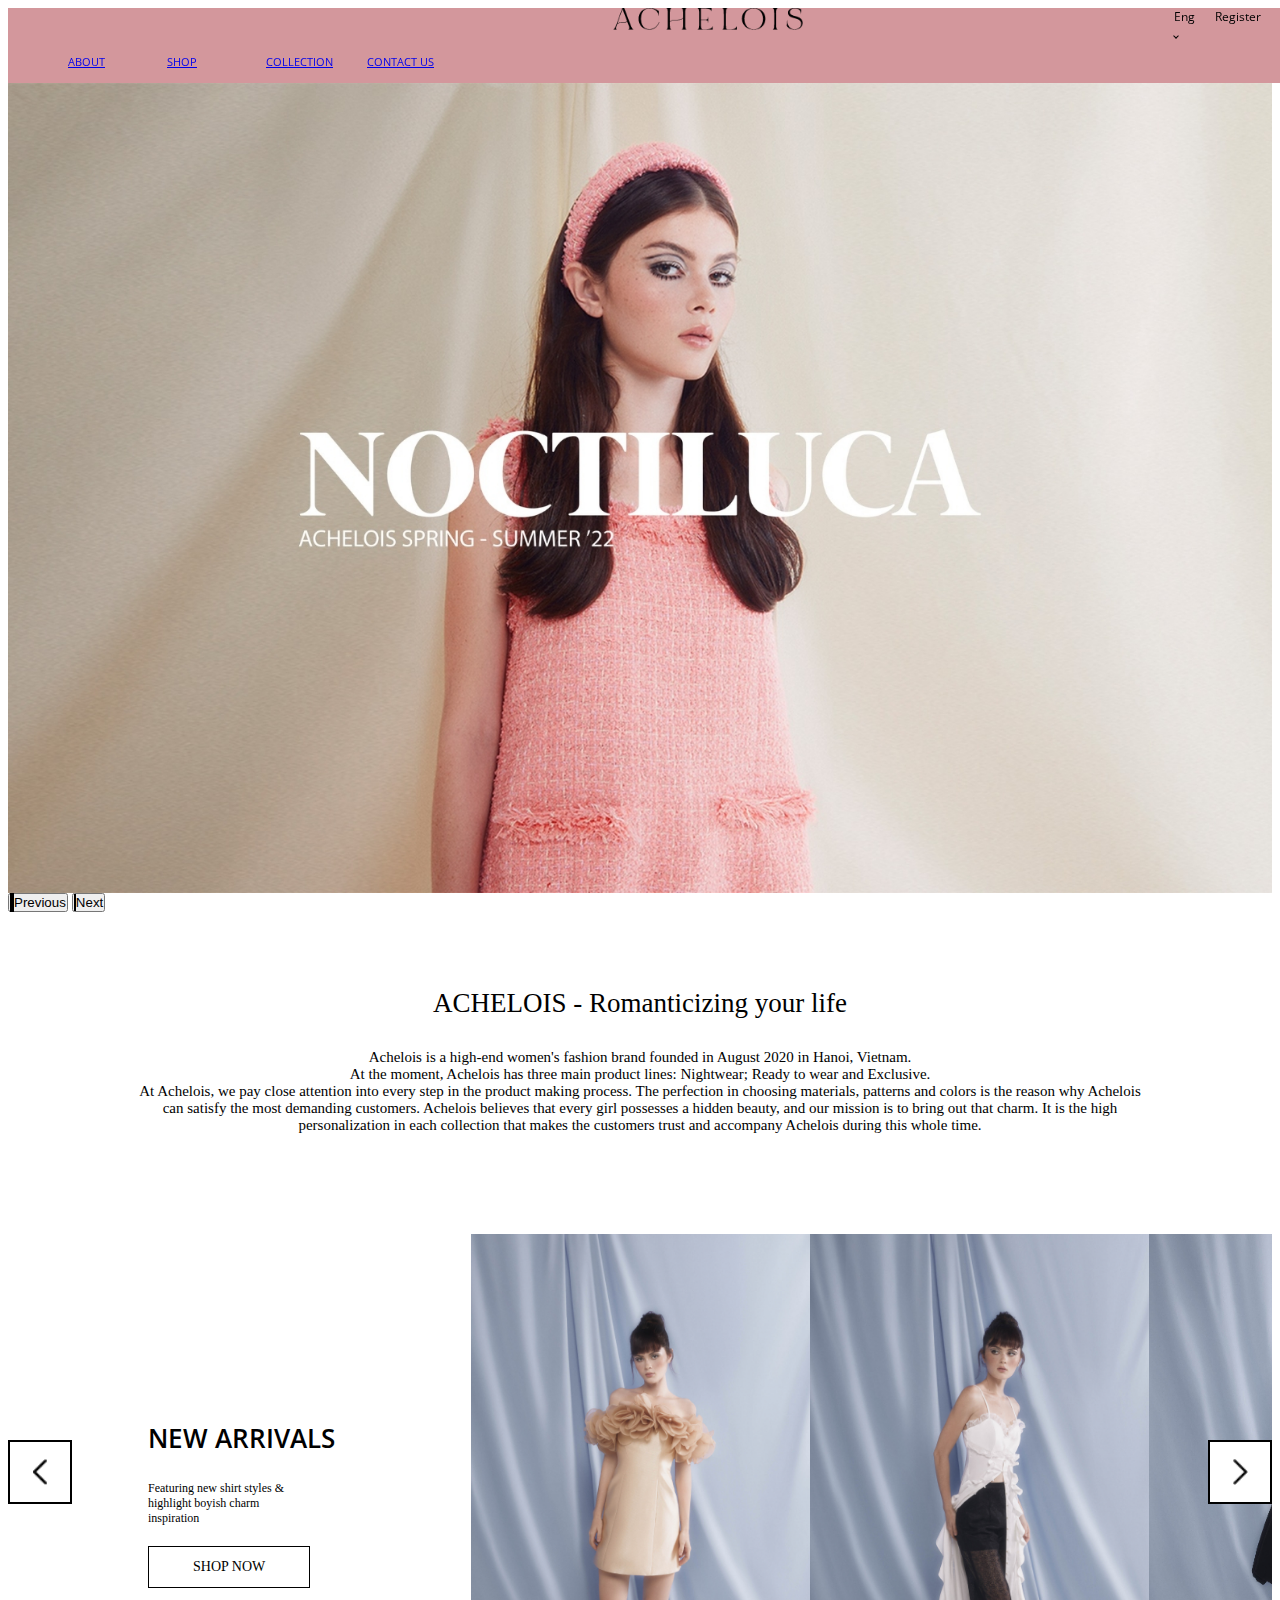
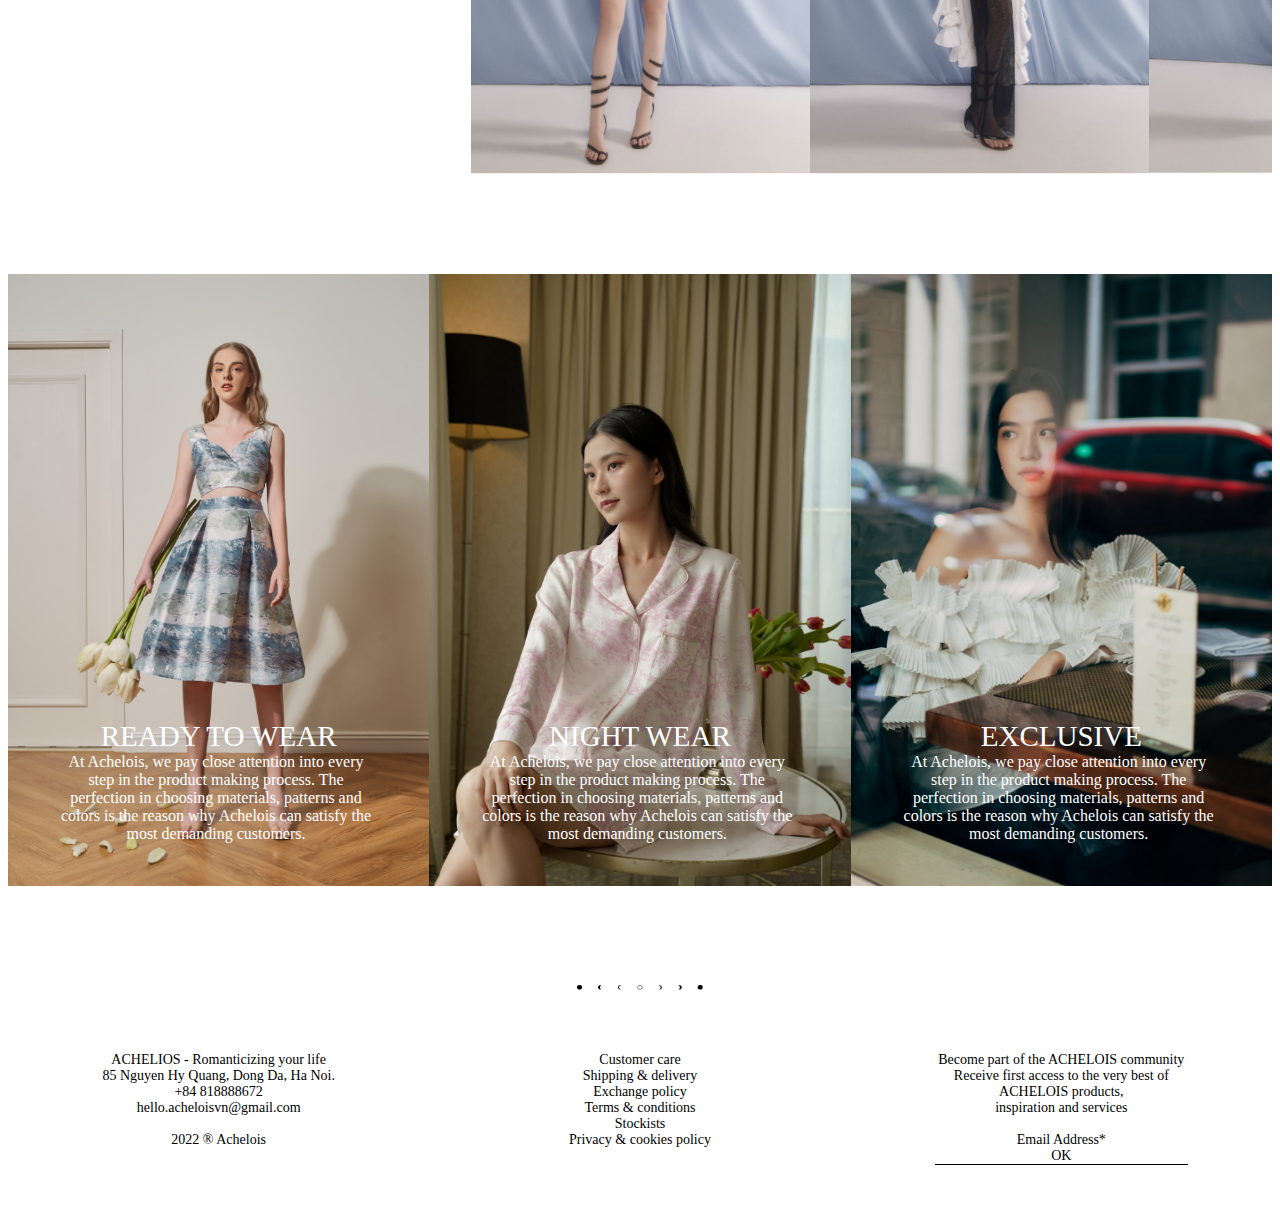
<file: index.html>
<!doctype html>
<html lang="en">

<head>
    <meta charset="utf-8">
    <meta name="viewport" content="width=device-width, initial-scale=1">
    <title>ACHELIOS</title>
    <link href="https://cdn.jsdelivr.net/npm/bootstrap@5.2.0-beta1/dist/css/bootstrap.min.css" rel="stylesheet" integrity="sha384-0evHe/X+R7YkIZDRvuzKMRqM+OrBnVFBL6DOitfPri4tjfHxaWutUpFmBp4vmVor" crossorigin="anonymous">
    <link rel="stylesheet" href="https://cdnjs.cloudflare.com/ajax/libs/font-awesome/6.1.1/css/all.min.css" integrity="sha512-KfkfwYDsLkIlwQp6LFnl8zNdLGxu9YAA1QvwINks4PhcElQSvqcyVLLD9aMhXd13uQjoXtEKNosOWaZqXgel0g==" crossorigin="anonymous" referrerpolicy="no-referrer"
    />
    <link rel="stylesheet" href="./assets/css/homepage.css">
</head>
<div class="wrapper">

    <!-- Header start -->
    <nav class="navbar navbar-expand-lg header ">
        <ul class="navbar-nav">
            <li class="nav-item">
                <a class="nav-link active" aria-current="page" href="#">About</a>
            </li>
            <li class="nav-item">
                <a class="nav-link active dropdown-btn" aria-current="page" href="shop.html">Shop</a>
                <div class="dorpdown-menu">
                    <div class="dropdown-item mt-2">
                        <div class="dropdown-item-title">Ready to wear</div>
                        <div class="arrow">
                            <div class="dropdown-item-arrowright"></div>
                        </div>
                        <div class="child-item mt-2">
                            <a href="/detail_product.html" class="child-item-content">All dress</a>
                            <div class="child-item-content mt-1">Dress</div>
                            <div class="child-item-content mt-1">Top</div>
                            <div class="child-item-content mt-1">Bottom</div>
                            <div class="child-item-content mt-1">Acessories</div>
                        </div>
                    </div>
                    <div class="dropdown-item mt-1">Night Wear</div>
                    <div class="dropdown-item mt-1">
                        <div class="dropdown-item-title">Exclusive</div>
                        <div class="arrow">
                            <div class="dropdown-item-arrowright"></div>
                        </div>
                        <div class="child-item mt-2">
                            <div class="child-item-content">All dress</div>
                            <div class="child-item-content mt-1">Dress</div>
                            <div class="child-item-content mt-1">Top</div>
                            <div class="child-item-content mt-1">Bottom</div>
                            <div class="child-item-content mt-1">Acessories</div>
                        </div>
                    </div>
                </div>
            </li>
            <li class="nav-item">
                <a class="nav-link active" aria-current="page" href="#">Collection</a>
            </li>
            <li class="nav-item">
                <a class="nav-link active" aria-current="page" href="#">Contact US</a>
            </li>
        </ul>
        <div class="logo">
            <img src="./assets/img/Group 66.png" alt="" class="logo-img">
        </div>
        <div class="header-feature">
            <div class="header-btn  me-4 align-items-center language">
                <div class="eng-language d-flex align-items-center">
                    <div class="languae me-2">Eng</div>
                    <i class="droplanguagebtn"></i>
                </div>
                <div class="vie-language">
                    <div class="languae">Vie</div>
                </div>
            </div>
            <div class="header-btn me-5 register-btn">
                Register
            </div>
            <div class="header-btn search-btn">
                <input type="text" placeholder="Search" class="search-input input-group">
                <img src="./assets/img/lWgaSg.tif.png" alt="" class="search-icon">
            </div>
            <div class="header-btn">
                <img src="./assets/img/Group 67.png" class="bag-icon" alt="">
            </div>
        </div>
    </nav>

    <!-- Header end -->


    <!-- Content start -->
    <div class="wrap-content">
        <!-- Carousel start -->
        <div id="carouselExampleControls" class="carousel slide" data-bs-ride="carousel">
            <div class="carousel-inner">
                <div class="carousel-item active">
                    <div class="img-respon">

                    </div>
                </div>
            </div>
            <button class="carousel-control-prev  " type="button" data-bs-target="#carouselExampleControls" data-bs-slide="prev">
                  <span class="carousel-control-prev-icon " aria-hidden="true"></span>
                  <span class="visually-hidden">Previous</span>
                </button>
            <button class="carousel-control-next " type="button" data-bs-target="#carouselExampleControls" data-bs-slide="next">
                  <span class="carousel-control-next-icon " aria-hidden="true"></span>
                  <span class="visually-hidden ">Next</span>
                </button>
        </div>
        <!-- Carousel end -->

        <!--About start -->
        <div class="about">
            <div class="about-tittle">ACHELOIS - Romanticizing your life
            </div>
            <p class="about-desc ">Achelois is a high-end women's fashion brand founded in August 2020 in Hanoi, Vietnam.
                <br> At the moment, Achelois has three main product lines: Nightwear; Ready to wear and Exclusive.<br> At Achelois, we pay close attention into every step in the product making process. The perfection in choosing materials, patterns and
                colors is the reason why Achelois can satisfy the most demanding customers. Achelois believes that every girl possesses a hidden beauty, and our mission is to bring out that charm. It is the high personalization in each collection that
                makes the customers trust and accompany Achelois during this whole time.</p>
        </div>
        <!-- About end -->

        <!-- Product start -->
        <div class="product">
            <div alt="" class="prev-btn"></div>
            <div class="product-content">
                <div class="product-info">
                    <div class="product-title">new arrivals</div>
                    <div class="product-desc">Featuring new shirt styles & highlight boyish charm inspiration</div>
                    <div class="product-info-btn">shop now</div>
                </div>
                <div class="product-img">
                    <img src="./assets/img/img-product1.png" class="product-img-respon"></img>
                    <img src="./assets/img/img-product-2.png" class="product-img-respon"></img>
                    <img src="./assets/img/img-product-3.png" class="product-img-respon"></img>
                    <img src="./assets/img/img-product-4.png" class="product-img-respon"></img>
                    <img src="./assets/img/img-product-5.png" class="product-img-respon"></img>
                    <img src="./assets/img/product-img-6.png" class="product-img-respon"></img>

                </div>
            </div>
            <div class="next-btn"></div>
        </div>
        <!-- Product end -->

        <!-- Collection start -->
        <ul class="collection">
            <li class="collection-item ms-4">
                <div class="item-content">
                    <div class="tittle-content">ready to wear</div>
                    <div class="tittle-desc">At Achelois, we pay close attention into every step in the product making process. The perfection in choosing materials, patterns and colors is the reason why Achelois can satisfy the most demanding customers. </div>
                </div>
                <img src="./assets/img/img-collection-1.png" alt="" class="item-img">
            </li>
            <li class="collection-item ms-4 me-4">
                <div class="item-content">
                    <div class="tittle-content">night wear</div>
                    <div class="tittle-desc">At Achelois, we pay close attention into every step in the product making process. The perfection in choosing materials, patterns and colors is the reason why Achelois can satisfy the most demanding customers.</div>
                </div>
                <img src="./assets/img/img-collection-2.png" alt="" class="item-img">
            </li>
            <li class="collection-item me-4">
                <div class="item-content">
                    <div class="tittle-content">exclusive</div>
                    <div class="tittle-desc">At Achelois, we pay close attention into every step in the product making process. The perfection in choosing materials, patterns and colors is the reason why Achelois can satisfy the most demanding customers.</div>
                </div>
                <img src="./assets/img/img-collection-3.png" alt="" class="item-img">
            </li>
        </ul>
        <!-- Collection  end -->
    </div>
    <!-- Content end -->

    <!-- Footer start -->
    <div class="footer">
        <div class="footer-line">
            <img src="./assets/img/footer-line.png" alt="" class="footer-line-respon">
        </div>
        <div class="footer-content">
            <ul class="address-content">
                <li class="address-content-item mb-2 ">
                    ACHELIOS - Romanticizing your life
                </li>
                <li class="address-content-item mb-2">
                    85 Nguyen Hy Quang, Dong Da, Ha Noi.
                </li>
                <li class="address-content-item mb-2">
                    +84 818888672
                </li>
                <li class="address-content-item mb-2">
                    hello.acheloisvn@gmail.com
                </li>
                <li class="address-content-item mb-1 hide-element">
                    hello.acheloisvn@gmail.com
                </li>
                <li class="address-content-item mb-2">
                    2022 ® Achelois
                </li>
            </ul>
            <ul class="service-content">
                <li class="service-content-item mb-2">Customer care</li>
                <li class="service-content-item mb-2">Shipping & delivery</li>
                <li class="service-content-item mb-2">Exchange policy</li>
                <li class="service-content-item mb-2">Terms & conditions</li>
                <li class="service-content-item mb-1">Stockists</li>
                <li class="service-content-item mb-2">Privacy & cookies policy</li>
            </ul>
            <ul class="contact-content">
                <li class="contact-content-item mb-2">Become part of the ACHELOIS community</li>
                <li class="contact-content-item mb-2">Receive first access to the very best of ACHELOIS products,</li>
                <li class="contact-content-item mb-2">inspiration and services</li>
                <li class="contact-content-item mb-2 hide-element">inspiration and services</li>
                <li class="contact-content-item d-flex justify-content-between mb-2 ">
                    <div class=""> Email Address*</div>
                    <div class="">OK</div>
                </li>
                <li class="contact-content-item line   "></li>
            </ul>
        </div>
        <div class="social">
            <a href="" class="facebook-link ">
                <i class="fa-brands fa-facebook-f me-2"></i>
            </a>
            <a href="" class="instagram-link">
                <i class="fa-brands fa-instagram"></i>
            </a>
        </div>
    </div>

    <!-- Footer end -->

</div>
<script>
    // btnLanguae listener
    var btnLanguae = document.querySelector(".language").addEventListener("mouseover", mouseOver);
    var btnLanguae = document.querySelector(".language").addEventListener("mouseout", mouseOut);
    var vieLanguage = document.querySelector(".vie-language")
    var dropDownLangue = document.querySelector(".droplanguagebtn")



    function mouseOver() {
        vieLanguage.style.display = "block";
        dropDownLangue.style.transform = "rotate(-135deg)";
    }


    function mouseOut() {
        dropDownLangue.style.transform = "rotate(45deg)";
        vieLanguage.style.display = "none";
    }
</script>
<script src="https://cdn.jsdelivr.net/npm/bootstrap@5.2.0-beta1/dist/js/bootstrap.bundle.min.js" integrity="sha384-pprn3073KE6tl6bjs2QrFaJGz5/SUsLqktiwsUTF55Jfv3qYSDhgCecCxMW52nD2" crossorigin="anonymous"></script>
</body>

</html>
</file>
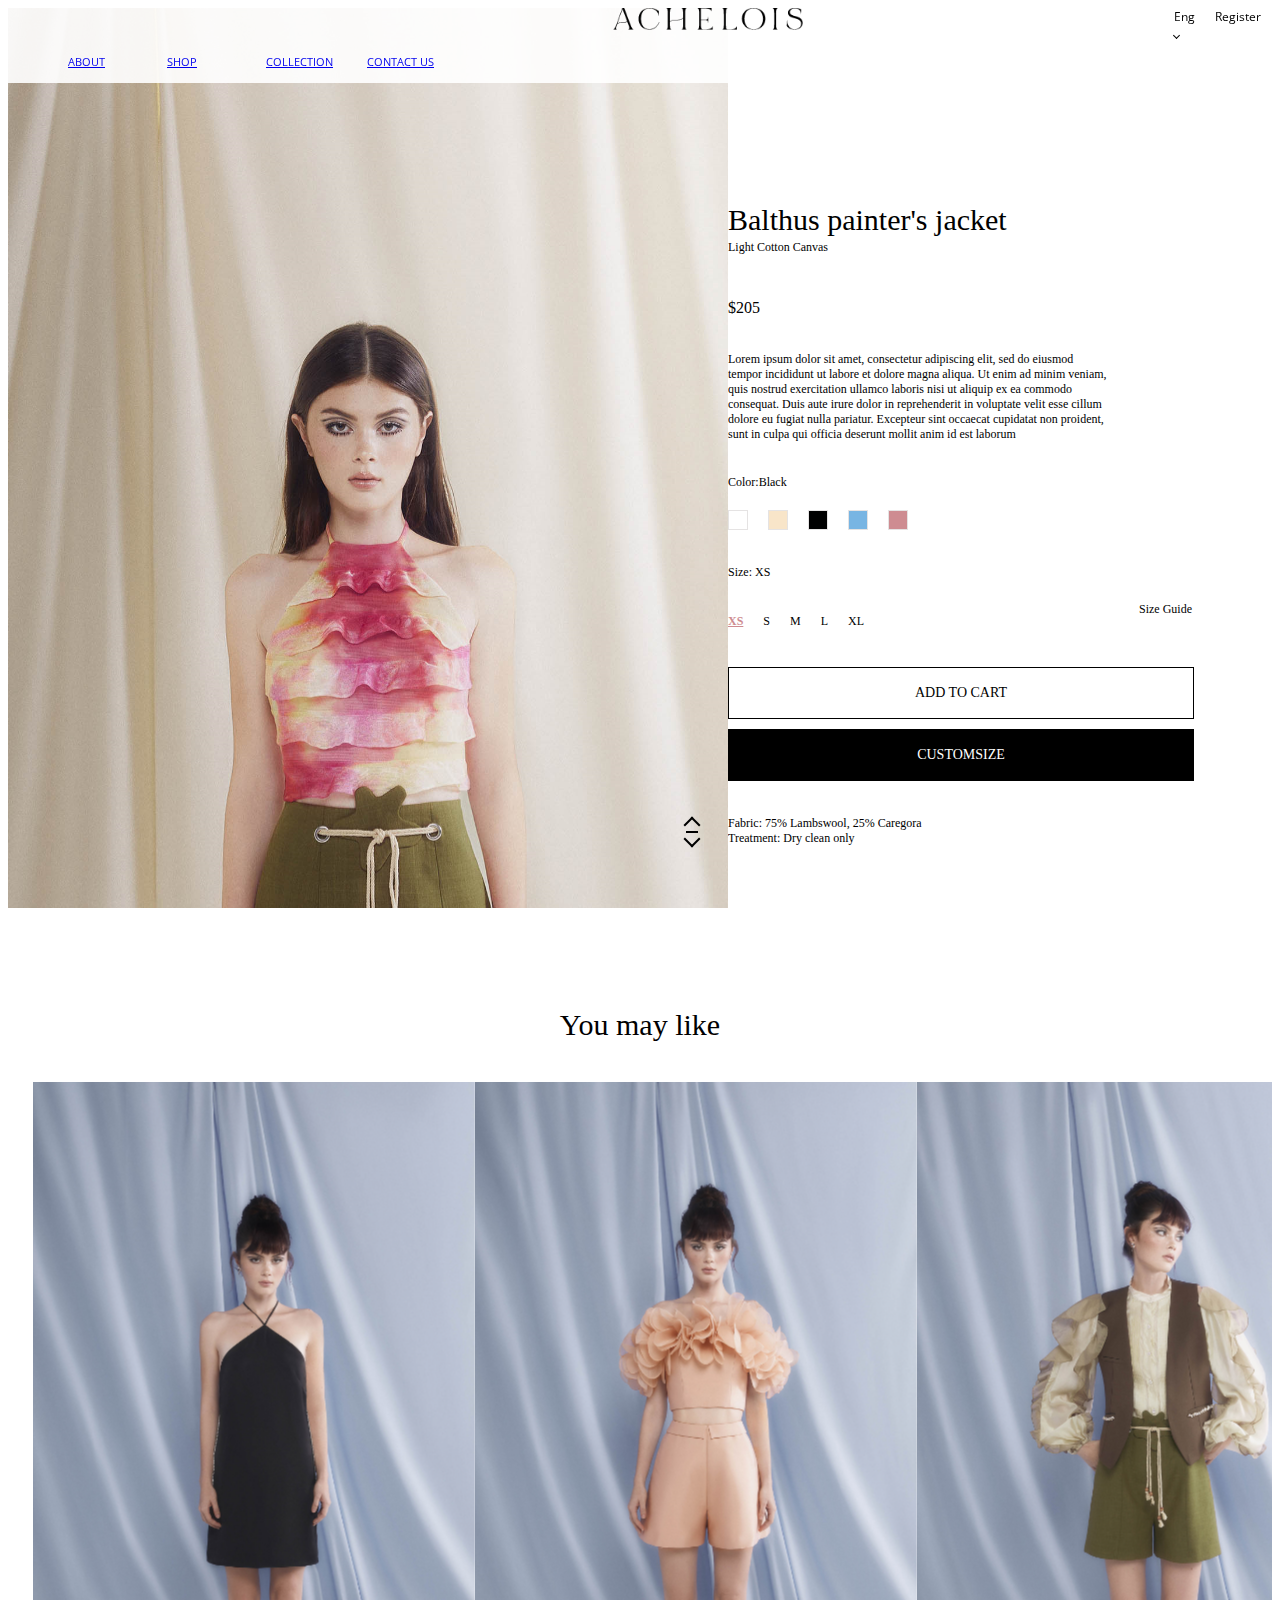
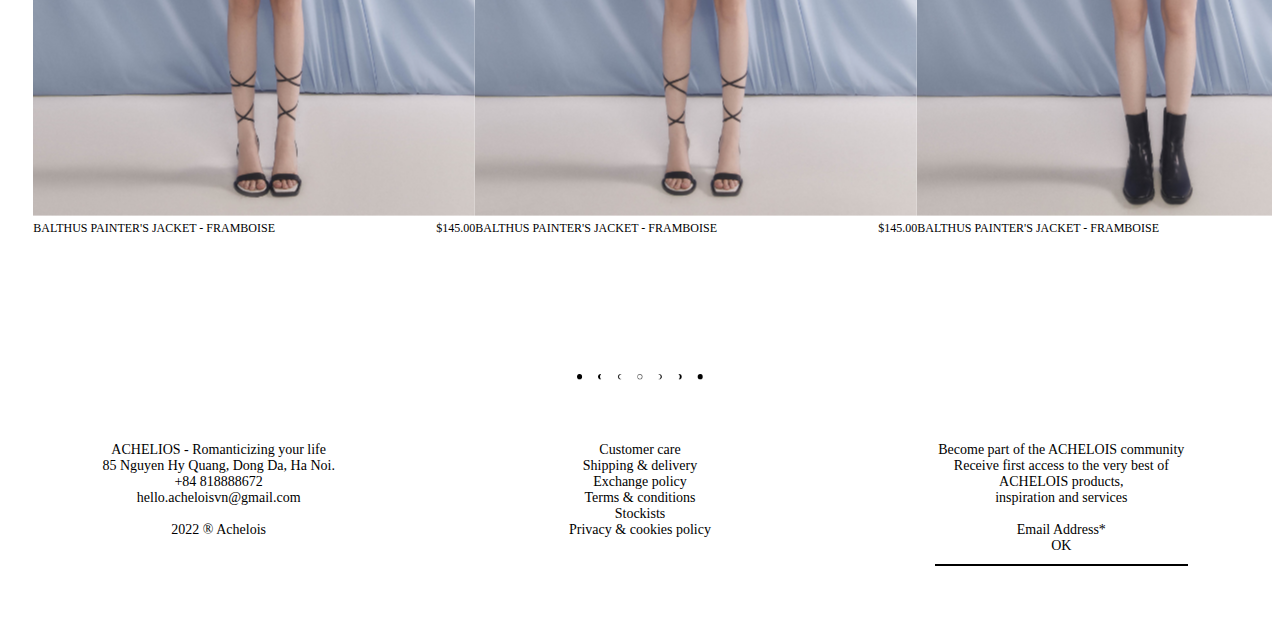
<file: detail_product.html>
<!doctype html>
<html lang="en">

<head>
    <meta charset="utf-8">
    <meta name="viewport" content="width=device-width, initial-scale=1">
    <title>Product</title>
    <link href="https://cdn.jsdelivr.net/npm/bootstrap@5.2.0-beta1/dist/css/bootstrap.min.css" rel="stylesheet" integrity="sha384-0evHe/X+R7YkIZDRvuzKMRqM+OrBnVFBL6DOitfPri4tjfHxaWutUpFmBp4vmVor" crossorigin="anonymous">
    <link rel="stylesheet" href="https://cdnjs.cloudflare.com/ajax/libs/font-awesome/6.1.1/css/all.min.css" integrity="sha512-KfkfwYDsLkIlwQp6LFnl8zNdLGxu9YAA1QvwINks4PhcElQSvqcyVLLD9aMhXd13uQjoXtEKNosOWaZqXgel0g==" crossorigin="anonymous" referrerpolicy="no-referrer"
    />
    <link rel="stylesheet" href="./assets/css/detail_product.css">
</head>

<body>
    <div class="wrapper">
        <!-- Header start -->
        <nav class="navbar navbar-expand-lg header ">
            <ul class="navbar-nav">
                <li class="nav-item">
                    <a class="nav-link active" aria-current="page" href="#">About</a>
                </li>
                <li class="nav-item">
                    <a class="nav-link active dropdown-btn" aria-current="page" href="shop.html">Shop</a>
                    <div class="dorpdown-menu">
                        <div class="dropdown-item mt-2">
                            <div class="dropdown-item-title">Ready to wear</div>
                            <div class="arrow">
                                <div class="dropdown-item-arrowright"></div>
                            </div>
                            <div class="child-item mt-2">
                                <div class="child-item-content">All dress</div>
                                <div class="child-item-content mt-1">Dress</div>
                                <div class="child-item-content mt-1">Top</div>
                                <div class="child-item-content mt-1">Bottom</div>
                                <div class="child-item-content mt-1">Acessories</div>
                            </div>
                        </div>
                        <div class="dropdown-item mt-1">Night Wear</div>
                        <div class="dropdown-item mt-1">
                            <div class="dropdown-item-title">Exclusive</div>
                            <div class="arrow">
                                <div class="dropdown-item-arrowright"></div>
                            </div>
                            <div class="child-item mt-2">
                                <div class="child-item-content">All dress</div>
                                <div class="child-item-content mt-1">Dress</div>
                                <div class="child-item-content mt-1">Top</div>
                                <div class="child-item-content mt-1">Bottom</div>
                                <div class="child-item-content mt-1">Acessories</div>
                            </div>
                        </div>
                    </div>
                </li>
                <li class="nav-item">
                    <a class="nav-link active" aria-current="page" href="#">Collection</a>
                </li>
                <li class="nav-item">
                    <a class="nav-link active" aria-current="page" href="#">Contact US</a>
                </li>
            </ul>
            <div class="logo">
                <img src="./assets/img/Group 66.png" alt="" class="logo-img">
            </div>
            <div class="header-feature">
                <div class="header-btn  me-4 align-items-center language">
                    <div class="eng-language d-flex align-items-center">
                        <div class="languae me-2">Eng</div>
                        <i class="droplanguagebtn"></i>
                    </div>
                    <div class="vie-language">
                        <div class="languae">Vie</div>
                    </div>
                </div>
                <div class="header-btn me-5 register-btn">
                    Register
                </div>
                <div class="header-btn search-btn">
                    <input type="text" placeholder="Search" class="search-input input-group">
                    <img src="./assets/img/lWgaSg.tif.png" alt="" class="search-icon">
                </div>
                <div class="header-btn">
                    <img src="./assets/img/Group 67.png" class="bag-icon" alt="">
                </div>
            </div>
        </nav>

        <!-- Header end -->

        <!-- Content start -->
        <div class="wrapper-content">
            <div class="product-section">
                <div class="product">
                    <div class="product-img">
                        <img src="./assets/img/detail-product-img.png" class="product-img-respon"></img>
                        <div class="scrolling-btn">
                            <div class="arrow-btn arrow-up"></div>
                            <div class="line"></div>
                            <div class="arrow-btn arrow-down"></div>
                        </div>
                    </div>
                </div>
                <div class="product-content">
                    <div class="product-title">
                        <div class="product-name">Balthus painter's jacket</div>
                        <span class="product-sub-name">
                            Light Cotton Canvas</span>
                    </div>
                    <div class="product-price">$205</div>
                    <div class="product-desc">Lorem ipsum dolor sit amet, consectetur adipiscing elit, sed do eiusmod tempor incididunt ut labore et dolore magna aliqua. Ut enim ad minim veniam, quis nostrud exercitation ullamco laboris nisi ut aliquip ex ea commodo consequat.
                        Duis aute irure dolor in reprehenderit in voluptate velit esse cillum dolore eu fugiat nulla pariatur. Excepteur sint occaecat cupidatat non proident, sunt in culpa qui officia deserunt mollit anim id est laborum</div>
                    <div class="product-color">
                        <div class="color">
                            <div class="color-title">Color:</div>
                            <div class="color-name ms-2">Black</div>
                        </div>
                        <ul class="color-menu">
                            <li class="color-item white-item-color"></li>
                            <li class="color-item cream-item-color"></li>
                            <li class="color-item black-item-color"></li>
                            <li class="color-item blue-item-color"></li>
                            <li class="color-item pink-item-color"></li>
                        </ul>
                    </div>
                    <div class="product-size">
                        <div class="size">
                            <div class="size-title">Size: XS</div>
                            <div class="size-guide">
                                <ul class="size-menu">
                                    <li class="size-item active-size-item">XS</li>
                                    <li class="size-item">S</li>
                                    <li class="size-item">M</li>
                                    <li class="size-item">L</li>
                                    <li class="size-item">XL</li>
                                </ul>
                                <div class="guide-btn">Size Guide</div>
                            </div>
                        </div>
                    </div>
                    <div class="add-to-cart-btn">ADD TO CART</div>
                    <div class="custom">CUSTOMSIZE</div>
                    <div class="material">
                        <span>Fabric: 75% Lambswool, 25% Caregora<br>Treatment: Dry clean only</span>
                    </div>
                </div>
            </div>
        </div>
        <!-- Content end -->
        <!-- suggestion start -->
        <div class="suggestion">
            <div class="suggest-title">You may like
            </div>
            <div class="suggest-product">
                <div class="product-item ">
                    <div class="item-img img4"></div>
                    <div class="suggest-desc">
                        <div class="product-tittle">
                            BALTHUS PAINTER'S JACKET - FRAMBOISE
                        </div>
                        <div class="suggest-price">
                            $145.00</div>
                    </div>
                </div>
                <div class="product-item">
                    <div class="item-img img5"></div>
                    <div class="suggest-desc">
                        <div class="product-tittle">
                            BALTHUS PAINTER'S JACKET - FRAMBOISE
                        </div>
                        <div class="suggest-price">
                            $145.00</div>
                    </div>
                </div>
                <div class="product-item ">
                    <div class="item-img img6"></div>
                    <div class="suggest-desc">
                        <div class="product-tittle">
                            BALTHUS PAINTER'S JACKET - FRAMBOISE
                        </div>
                        <div class="suggest-price">
                            $145.00</div>
                    </div>
                </div>
            </div>
        </div>
        <!-- suggestion end -->
        <!-- Footer start -->
        <div class="footer">
            <div class="footer-line">
                <img src="./assets/img/footer-line.png" alt="" class="footer-line-respon">
            </div>
            <div class="footer-content">
                <ul class="address-content">
                    <li class="address-content-item mb-2 ">
                        ACHELIOS - Romanticizing your life
                    </li>
                    <li class="address-content-item mb-2">
                        85 Nguyen Hy Quang, Dong Da, Ha Noi.
                    </li>
                    <li class="address-content-item mb-2">
                        +84 818888672
                    </li>
                    <li class="address-content-item mb-2">
                        hello.acheloisvn@gmail.com
                    </li>
                    <li class="address-content-item mb-1 hide-element">
                        hello.acheloisvn@gmail.com
                    </li>
                    <li class="address-content-item mb-2">
                        2022 ® Achelois
                    </li>
                </ul>
                <ul class="service-content">
                    <li class="service-content-item mb-2">Customer care</li>
                    <li class="service-content-item mb-2">Shipping & delivery</li>
                    <li class="service-content-item mb-2">Exchange policy</li>
                    <li class="service-content-item mb-2">Terms & conditions</li>
                    <li class="service-content-item mb-1">Stockists</li>
                    <li class="service-content-item mb-2">Privacy & cookies policy</li>
                </ul>
                <ul class="contact-content">
                    <li class="contact-content-item mb-2">Become part of the ACHELOIS community</li>
                    <li class="contact-content-item mb-2">Receive first access to the very best of ACHELOIS products,</li>
                    <li class="contact-content-item mb-2">inspiration and services</li>
                    <li class="contact-content-item mb-2 hide-element">inspiration and services</li>
                    <li class="contact-content-item d-flex justify-content-between mb-2 ">
                        <div class=""> Email Address*</div>
                        <div class="">OK</div>
                    </li>
                    <li class="contact-content-item line   "></li>
                </ul>
            </div>
            <div class="social">
                <a href="" class="facebook-link ">
                    <i class="fa-brands fa-facebook-f me-2"></i>
                </a>
                <a href="" class="instagram-link">
                    <i class="fa-brands fa-instagram"></i>
                </a>
            </div>
        </div>

        <!-- Footer end -->

    </div>
    <script>
        // btnLanguae listener
        var btnLanguae = document.querySelector(".language").addEventListener("mouseover", mouseOver);
        var btnLanguae = document.querySelector(".language").addEventListener("mouseout", mouseOut);
        var vieLanguage = document.querySelector(".vie-language")
        var dropDownLangue = document.querySelector(".droplanguagebtn")



        function mouseOver() {
            vieLanguage.style.display = "block";
            dropDownLangue.style.transform = "rotate(-135deg)";
        }


        function mouseOut() {
            dropDownLangue.style.transform = "rotate(45deg)";
            vieLanguage.style.display = "none";
        }
    </script>
    <script src="https://cdn.jsdelivr.net/npm/bootstrap@5.2.0-beta1/dist/js/bootstrap.bundle.min.js" integrity="sha384-pprn3073KE6tl6bjs2QrFaJGz5/SUsLqktiwsUTF55Jfv3qYSDhgCecCxMW52nD2" crossorigin="anonymous"></script>
</body>

</html>
</file>
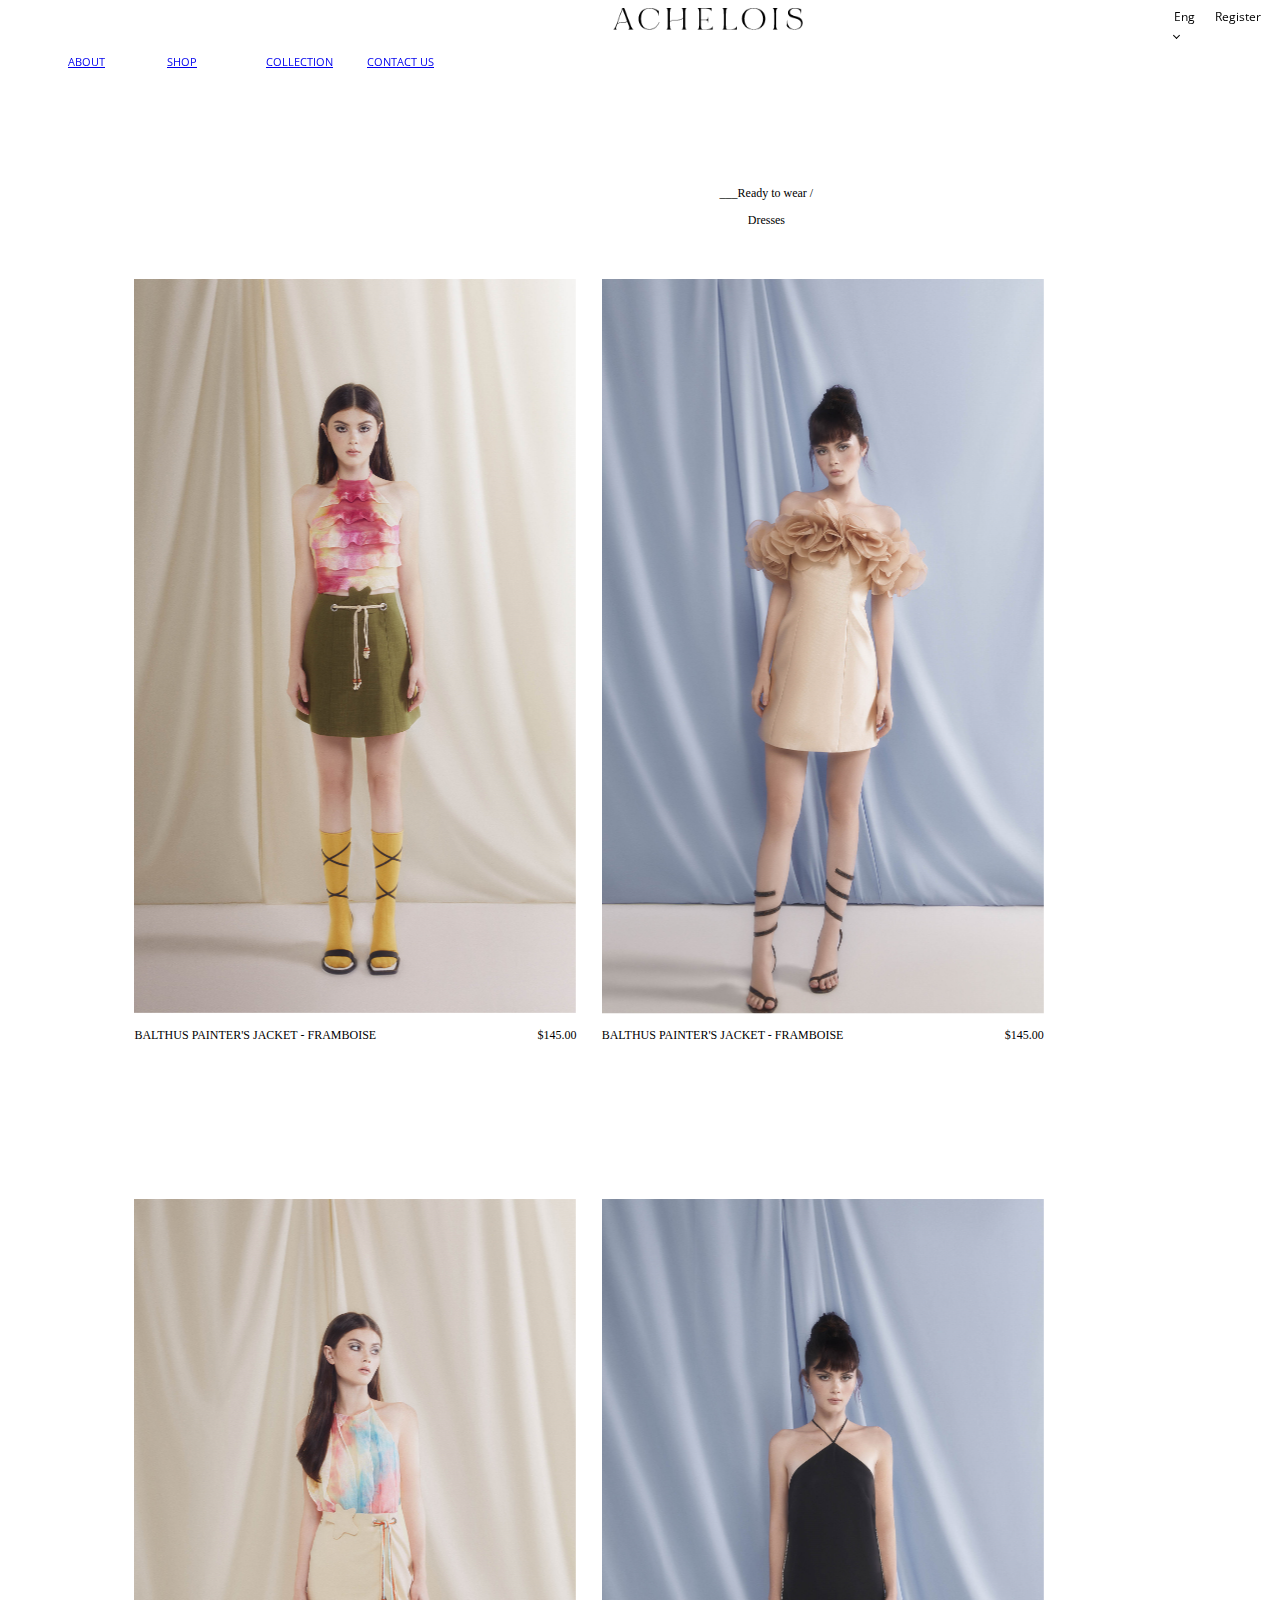
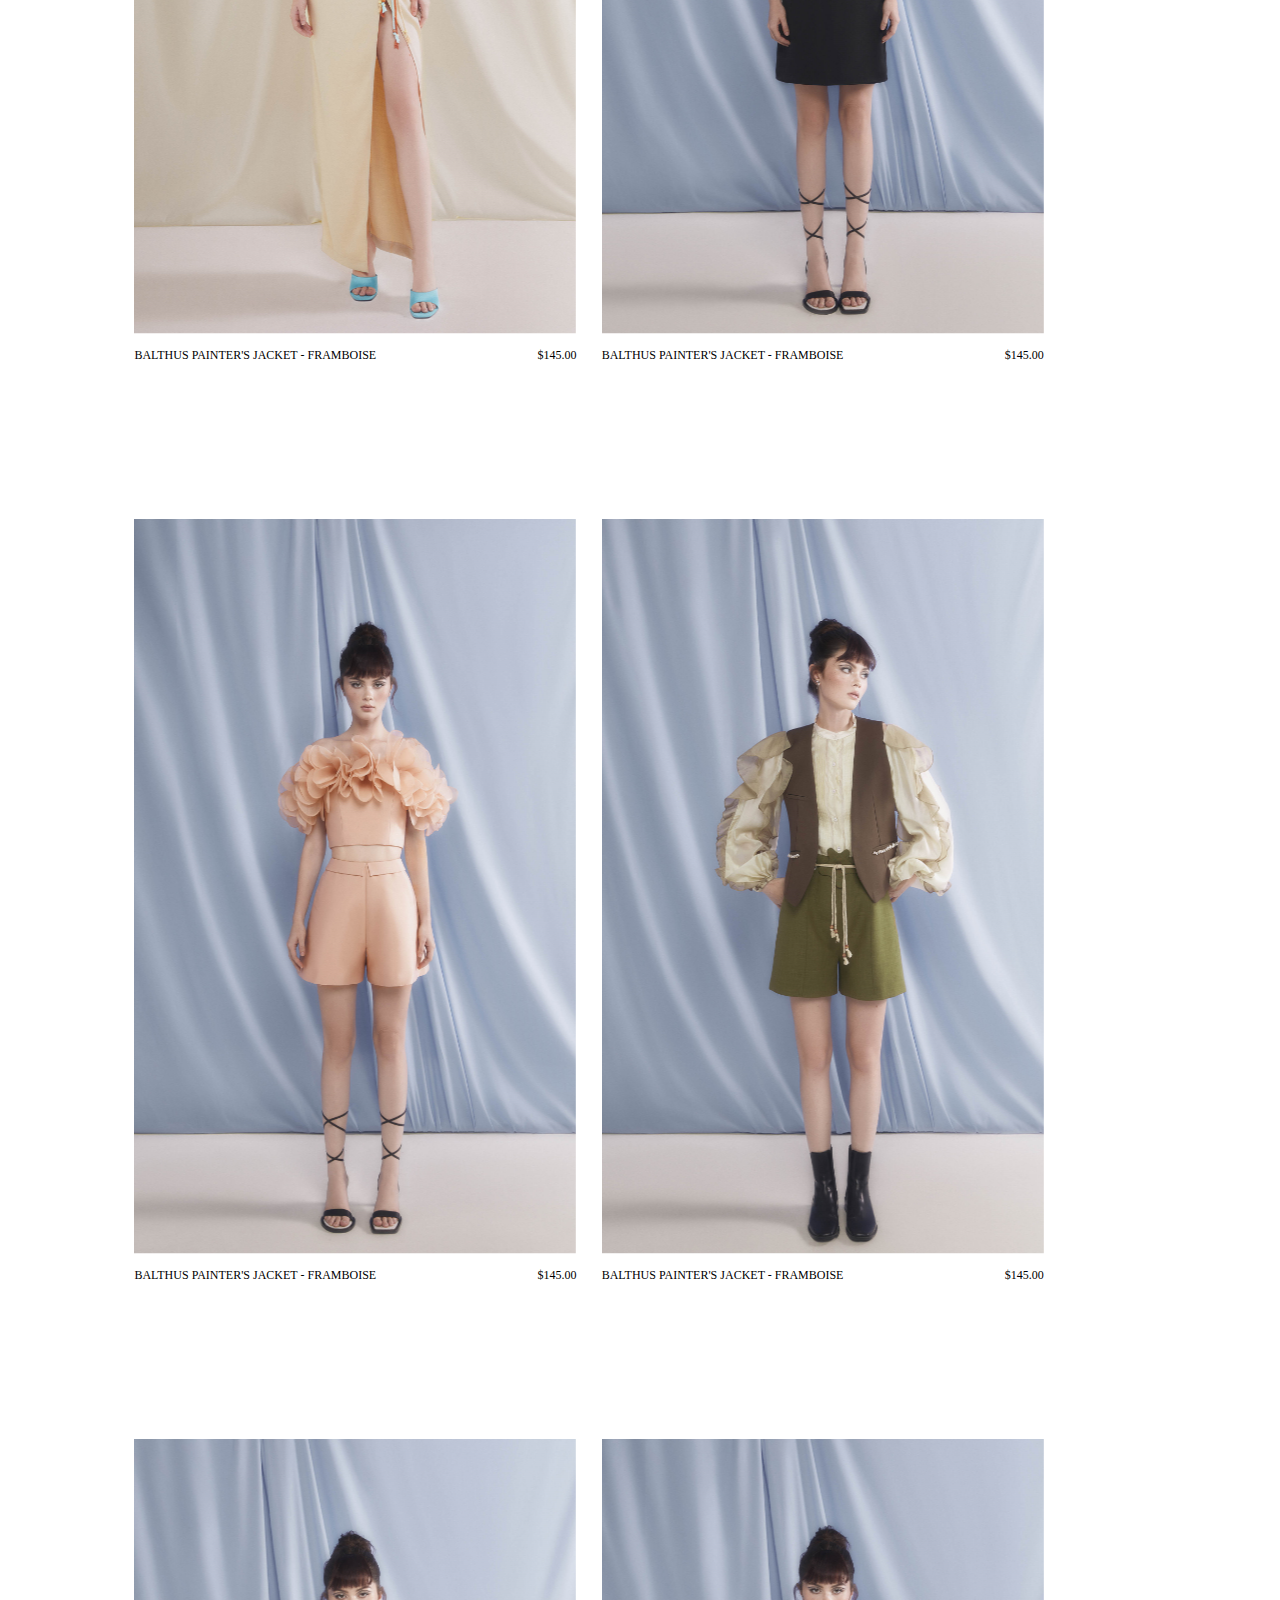
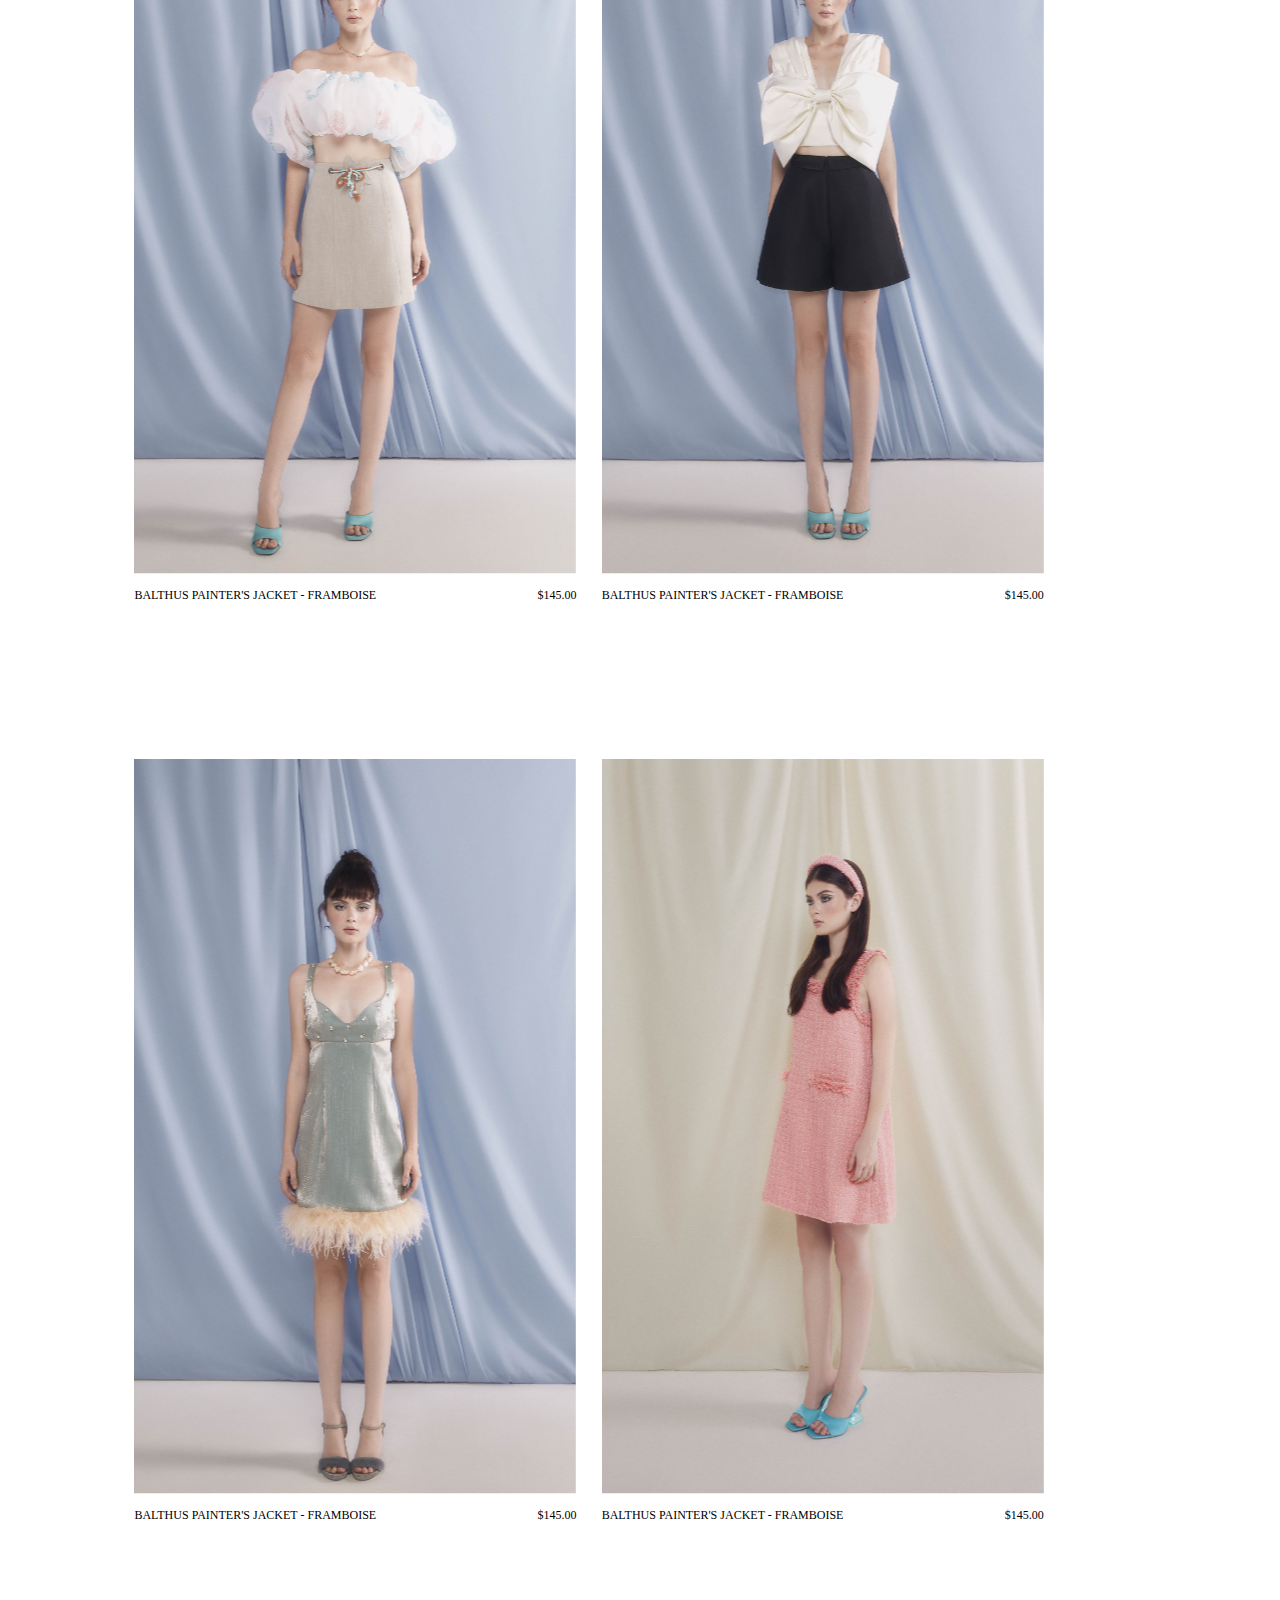
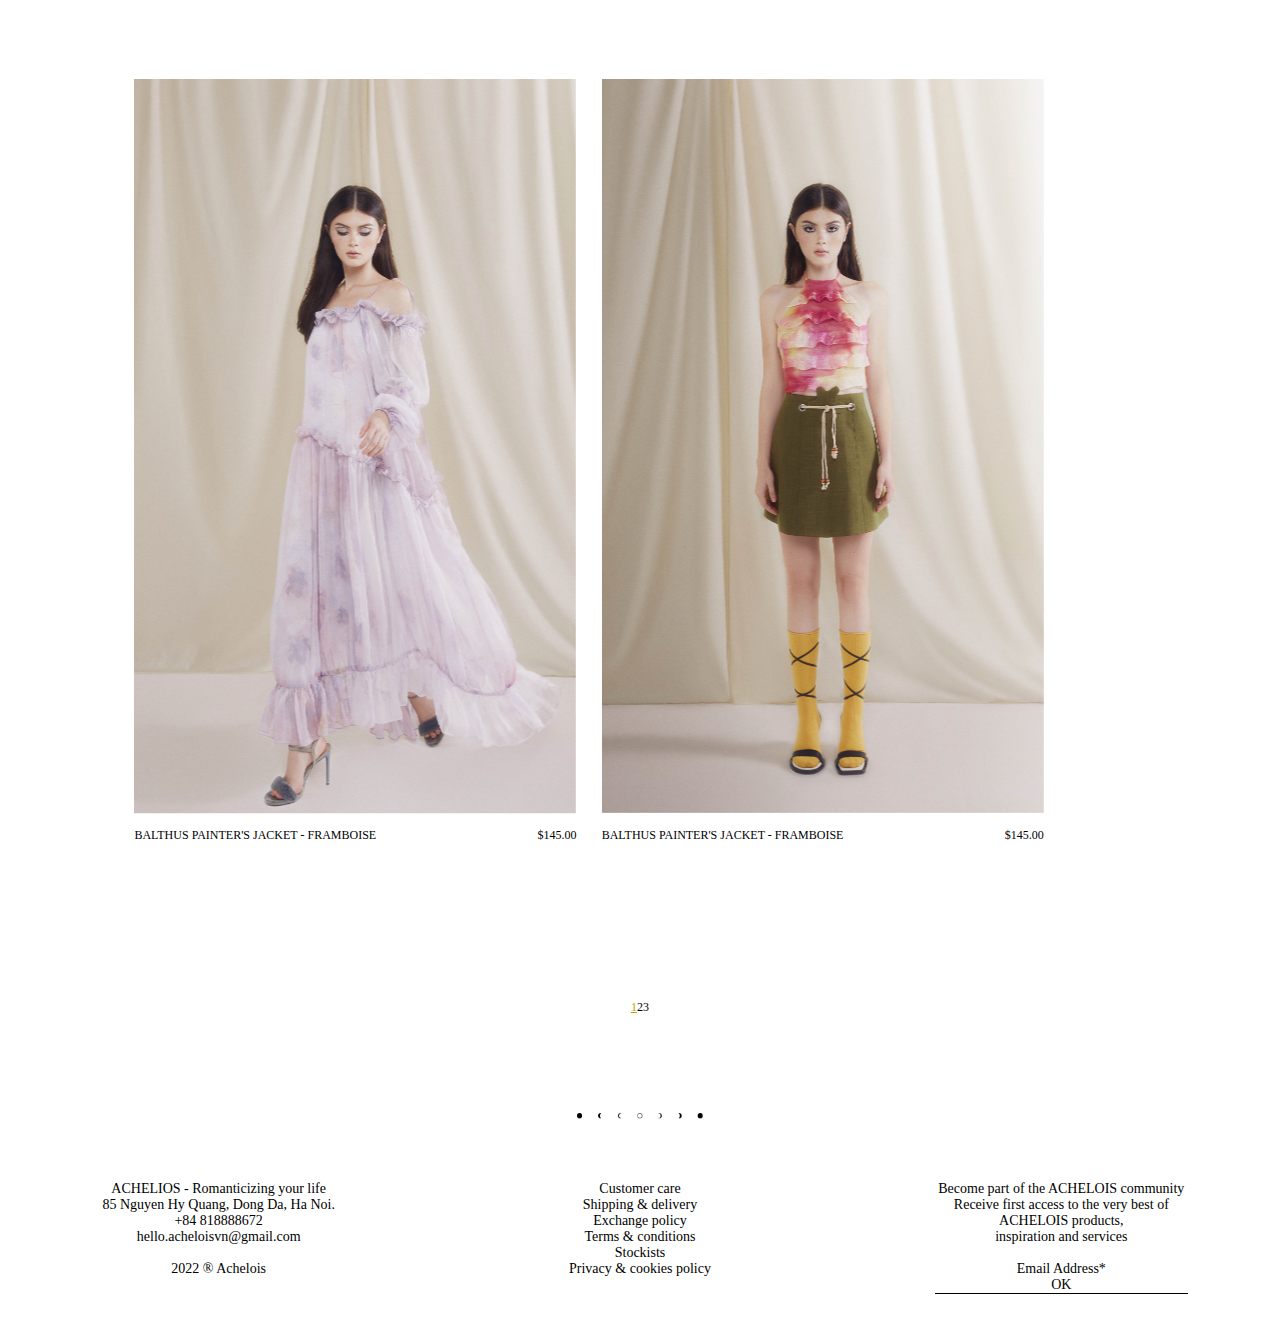
<file: shop.html>
<!doctype html>
<html lang="en">

<head>
    <meta charset="utf-8">
    <meta name="viewport" content="width=device-width, initial-scale=1">
    <title>Shop</title>
    <link href="https://cdn.jsdelivr.net/npm/bootstrap@5.2.0-beta1/dist/css/bootstrap.min.css" rel="stylesheet" integrity="sha384-0evHe/X+R7YkIZDRvuzKMRqM+OrBnVFBL6DOitfPri4tjfHxaWutUpFmBp4vmVor" crossorigin="anonymous">
    <link rel="stylesheet" href="https://cdnjs.cloudflare.com/ajax/libs/font-awesome/6.1.1/css/all.min.css" integrity="sha512-KfkfwYDsLkIlwQp6LFnl8zNdLGxu9YAA1QvwINks4PhcElQSvqcyVLLD9aMhXd13uQjoXtEKNosOWaZqXgel0g==" crossorigin="anonymous" referrerpolicy="no-referrer"
    />
    <link rel="stylesheet" href="./assets/css/shop.css">
</head>
<div class="wrapper">
    <!-- Header start -->
    <nav class="navbar navbar-expand-lg header ">
        <ul class="navbar-nav">
            <li class="nav-item">
                <a class="nav-link active" aria-current="page" href="#">About</a>
            </li>
            <li class="nav-item">
                <a class="nav-link active dropdown-btn" aria-current="page" href="shop.html">Shop</a>
                <div class="dorpdown-menu">
                    <div class="dropdown-item mt-2">
                        <div class="dropdown-item-title">Ready to wear</div>
                        <div class="arrow">
                            <div class="dropdown-item-arrowright"></div>
                        </div>
                        <div class="child-item mt-2">
                            <div class="child-item-content">All dress</div>
                            <div class="child-item-content mt-1">Dress</div>
                            <div class="child-item-content mt-1">Top</div>
                            <div class="child-item-content mt-1">Bottom</div>
                            <div class="child-item-content mt-1">Acessories</div>
                        </div>
                    </div>
                    <div class="dropdown-item mt-1">Night Wear</div>
                    <div class="dropdown-item mt-1">
                        <div class="dropdown-item-title">Exclusive</div>
                        <div class="arrow">
                            <div class="dropdown-item-arrowright"></div>
                        </div>
                        <div class="child-item mt-2">
                            <div class="child-item-content">All dress</div>
                            <div class="child-item-content mt-1">Dress</div>
                            <div class="child-item-content mt-1">Top</div>
                            <div class="child-item-content mt-1">Bottom</div>
                            <div class="child-item-content mt-1">Acessories</div>
                        </div>
                    </div>
                </div>
            </li>
            <li class="nav-item">
                <a class="nav-link active" aria-current="page" href="#">Collection</a>
            </li>
            <li class="nav-item">
                <a class="nav-link active" aria-current="page" href="#">Contact US</a>
            </li>
        </ul>
        <div class="logo">
            <img src="./assets/img/Group 66.png" alt="" class="logo-img">
        </div>
        <div class="header-feature">
            <div class="header-btn  me-4 align-items-center language">
                <div class="eng-language d-flex align-items-center">
                    <div class="languae me-2">Eng</div>
                    <i class="droplanguagebtn"></i>
                </div>
                <div class="vie-language">
                    <div class="languae">Vie</div>
                </div>
            </div>
            <div class="header-btn me-5 register-btn">
                Register
            </div>
            <div class="header-btn search-btn">
                <input type="text" placeholder="Search" class="search-input input-group">
                <img src="./assets/img/lWgaSg.tif.png" alt="" class="search-icon">
            </div>
            <div class="header-btn">
                <img src="./assets/img/Group 67.png" class="bag-icon" alt="">
            </div>
        </div>
    </nav>

    <!-- Header end -->
    <!-- Content start -->
    <div class="content-wrapper">
        <div class="  content-btn d-flex">
            <p class="d-inline-block">___Ready to wear /</p>
            <div class="category-btn fw-bold ms-2">Dresses</div>
        </div>
        <div class="product">
            <div class="product-item ">
                <div class="item-img img1"></div>
                <div class="product-content">
                    <div class="product-tittle">
                        BALTHUS PAINTER'S JACKET - FRAMBOISE
                    </div>
                    <div class="product-price">
                        $145.00</div>
                </div>
            </div>
            <div class="product-item">
                <div class="item-img img2"></div>
                <div class="product-content">
                    <div class="product-tittle">
                        BALTHUS PAINTER'S JACKET - FRAMBOISE
                    </div>
                    <div class="product-price">
                        $145.00</div>
                </div>
            </div>
            <div class="product-item">
                <div class="item-img img3"></div>
                <div class="product-content">
                    <div class="product-tittle">
                        BALTHUS PAINTER'S JACKET - FRAMBOISE
                    </div>
                    <div class="product-price">
                        $145.00</div>
                </div>
            </div>
            <div class="product-item">
                <div class="item-img img4"></div>
                <div class="product-content">
                    <div class="product-tittle">
                        BALTHUS PAINTER'S JACKET - FRAMBOISE
                    </div>
                    <div class="product-price">
                        $145.00</div>
                </div>
            </div>
            <div class="product-item">
                <div class="item-img img5"></div>
                <div class="product-content">
                    <div class="product-tittle">
                        BALTHUS PAINTER'S JACKET - FRAMBOISE
                    </div>
                    <div class="product-price">
                        $145.00</div>
                </div>
            </div>
            <div class="product-item">
                <div class="item-img img6"></div>
                <div class="product-content">
                    <div class="product-tittle">
                        BALTHUS PAINTER'S JACKET - FRAMBOISE
                    </div>
                    <div class="product-price">
                        $145.00</div>
                </div>
            </div>
            <div class="product-item">
                <div class="item-img img7"></div>
                <div class="product-content">
                    <div class="product-tittle">
                        BALTHUS PAINTER'S JACKET - FRAMBOISE
                    </div>
                    <div class="product-price">
                        $145.00</div>
                </div>
            </div>
            <div class="product-item">
                <div class="item-img img8"></div>
                <div class="product-content">
                    <div class="product-tittle">
                        BALTHUS PAINTER'S JACKET - FRAMBOISE
                    </div>
                    <div class="product-price">
                        $145.00</div>
                </div>
            </div>
            <div class="product-item">
                <div class="item-img img9"></div>
                <div class="product-content">
                    <div class="product-tittle">
                        BALTHUS PAINTER'S JACKET - FRAMBOISE
                    </div>
                    <div class="product-price">
                        $145.00</div>
                </div>
            </div>
            <div class="product-item">
                <div class="item-img img10"></div>
                <div class="product-content">
                    <div class="product-tittle">
                        BALTHUS PAINTER'S JACKET - FRAMBOISE
                    </div>
                    <div class="product-price">
                        $145.00</div>
                </div>
            </div>
            <div class="product-item">
                <div class="item-img img11"></div>
                <div class="product-content">
                    <div class="product-tittle">
                        BALTHUS PAINTER'S JACKET - FRAMBOISE
                    </div>
                    <div class="product-price">
                        $145.00</div>
                </div>
            </div>
            <div class="product-item">
                <div class="item-img img12"></div>
                <div class="product-content">
                    <div class="product-tittle">
                        BALTHUS PAINTER'S JACKET - FRAMBOISE
                    </div>
                    <div class="product-price">
                        $145.00</div>
                </div>
            </div>
        </div>
    </div>
    <div class="pagination">
        <ul class="pag-menu">
            <li class="pag-item me-2 ">
                <a href="" class="pag-active">1</a>
            </li>
            <li class="pag-item me-2">
                <a href="">2</a>
            </li>
            <li class="pag-item me-2">
                <a href="">3</a>
            </li>
            <li class="pag-item">
                <a href="">
                    <div class="pag-arrow">
                        <i class="fa-solid fa-arrow-right-long"></i>
                    </div>
                </a>
            </li>
        </ul>
    </div>
    <!-- Content end -->

    <!-- Footer start -->
    <div class="footer">
        <div class="footer-line">
            <img src="./assets/img/footer-line.png" alt="" class="footer-line-respon">
        </div>
        <div class="footer-content">
            <ul class="address-content">
                <li class="address-content-item mb-2 ">
                    ACHELIOS - Romanticizing your life
                </li>
                <li class="address-content-item mb-2">
                    85 Nguyen Hy Quang, Dong Da, Ha Noi.
                </li>
                <li class="address-content-item mb-2">
                    +84 818888672
                </li>
                <li class="address-content-item mb-2">
                    hello.acheloisvn@gmail.com
                </li>
                <li class="address-content-item mb-1 hide-element">
                    hello.acheloisvn@gmail.com
                </li>
                <li class="address-content-item mb-2">
                    2022 ® Achelois
                </li>
            </ul>
            <ul class="service-content">
                <li class="service-content-item mb-2">Customer care</li>
                <li class="service-content-item mb-2">Shipping & delivery</li>
                <li class="service-content-item mb-2">Exchange policy</li>
                <li class="service-content-item mb-2">Terms & conditions</li>
                <li class="service-content-item mb-1">Stockists</li>
                <li class="service-content-item mb-2">Privacy & cookies policy</li>
            </ul>
            <ul class="contact-content">
                <li class="contact-content-item mb-2">Become part of the ACHELOIS community</li>
                <li class="contact-content-item mb-2">Receive first access to the very best of ACHELOIS products,</li>
                <li class="contact-content-item mb-2">inspiration and services</li>
                <li class="contact-content-item mb-2 hide-element">inspiration and services</li>
                <li class="contact-content-item d-flex justify-content-between mb-2 ">
                    <div class=""> Email Address*</div>
                    <div class="">OK</div>
                </li>
                <li class="contact-content-item line   "></li>
            </ul>
        </div>
        <div class="social">
            <a href="" class="facebook-link ">
                <i class="fa-brands fa-facebook-f me-2"></i>
            </a>
            <a href="" class="instagram-link">
                <i class="fa-brands fa-instagram"></i>
            </a>
        </div>
    </div>

    <!-- Footer end -->
</div>
<script>
    // btnLanguae listener
    var btnLanguae = document.querySelector(".language").addEventListener("mouseover", mouseOver);
    var btnLanguae = document.querySelector(".language").addEventListener("mouseout", mouseOut);
    var vieLanguage = document.querySelector(".vie-language")
    var dropDownLangue = document.querySelector(".droplanguagebtn")



    function mouseOver() {
        vieLanguage.style.display = "block";
        dropDownLangue.style.transform = "rotate(-135deg)";
    }


    function mouseOut() {
        dropDownLangue.style.transform = "rotate(45deg)";
        vieLanguage.style.display = "none";
    }
</script>

<body>

    <script src="https://cdn.jsdelivr.net/npm/bootstrap@5.2.0-beta1/dist/js/bootstrap.bundle.min.js" integrity="sha384-pprn3073KE6tl6bjs2QrFaJGz5/SUsLqktiwsUTF55Jfv3qYSDhgCecCxMW52nD2" crossorigin="anonymous"></script>
</body>

</html>
</file>
<file: assets/css/homepage.css>
@import url('https://fonts.googleapis.com/css2?family=Playfair+Display:wght@600&family=Poppins:ital,wght@0,400;0,500;1,500&display=swap');
@import url('https://fonts.googleapis.com/css2?family=Playfair+Display:ital,wght@1,900&family=Roboto:wght@100&family=Tiro+Devanagari+Hindi:ital@1&family=Tiro+Devanagari+Sanskrit&display=swap');
@import url('https://fonts.googleapis.com/css2?family=Open+Sans:wght@300&family=Playfair+Display:ital,wght@1,900&family=Tiro+Devanagari+Hindi:ital@1&family=Tiro+Devanagari+Sanskrit&display=swap');
@import url('https://fonts.googleapis.com/css2?family=Open+Sans:wght@300&family=Poppins:wght@200&family=Tiro+Devanagari+Hindi:ital@1&family=Tiro+Devanagari+Sanskrit&display=swap');
@import url('https://fonts.googleapis.com/css2?family=Open+Sans:wght@300&family=Poppins:wght@200&family=Roboto:wght@300&family=Tiro+Devanagari+Hindi:ital@1&family=Tiro+Devanagari+Sanskrit&display=swap');
* {
    /* margin: 0 130px; */
    padding: 0;
}

.wrapper {
    overflow: hidden;
}

::-webkit-scrollbar {
    width: 1px;
}


/* header css */

.header {
    display: flex;
    justify-content: space-between;
    padding: 0 60px;
    width: 100%;
    height: 75px;
    background-color: rgba(206, 140, 145, 0.9);
    z-index: 600;
    position: fixed;
}

.nav-item {
    margin-right: 34px;
    display: flex;
    height: 100%;
    align-items: center;
}

.dropdown-btn {
    position: relative;
}

.header ul {
    height: 100%;
    display: flex;
    align-items: center;
}

.nav-item:hover>.dorpdown-menu {
    display: block;
    transition: all 5s;
}

.dorpdown-menu {
    display: none;
    min-height: 145px;
    position: absolute;
    top: 100%;
    left: 0;
    min-width: 100%;
    padding-left: 158px;
    background-color: #fff;
}

.child-item a {
    display: block;
    text-decoration: none;
    color: #000;
}

.dropdown-item-title {
    min-width: 75px;
    cursor: pointer;
    z-index: 600;
}

.dropdown-item-title:hover {
    color: #CE8C91;
}

.dropdown-item {
    font-size: 12px;
    font-weight: 100;
    width: 100%;
    display: flex;
}

.dropdown-item-arrowright {
    border: solid black;
    border-width: 0 1px 1px 0;
    display: inline-block;
    padding: 1.5px;
    transform: rotate(-45deg);
    margin-left: 20px;
    z-index: 600;
    position: relative;
}

.dropdown-item:hover>.child-item {
    display: block;
}

.child-item {
    position: absolute;
    width: 182px;
    display: none;
    top: 0;
    padding-left: 120px;
}

.child-item-content:hover {
    color: #CE8C91;
}

.nav-link {
    font-size: 11px;
    text-transform: uppercase;
    font-family: 'Open Sans', sans-serif;
    padding: 0 !important;
    min-width: 65px;
}

.nav-link:hover {
    font-weight: 800;
}

.logo {
    width: 100%;
    text-align: center;
}

.logo-img {
    height: 22px;
}

.navbar-nav {
    width: 100%;
}

.header-feature {
    width: 100%;
    display: flex;
    justify-content: end;
    position: relative;
}

.droplanguagebtn {
    border: solid black;
    border-width: 0 0.5px 0.5px 0;
    display: inline-block;
    padding: 1.5px;
    transform: rotate(45deg);
    transition: all .5s ease;
}

.vie-language {
    display: none;
    position: absolute;
}

.vie-language:hover {
    font-weight: 600;
}

.eng-language:hover {
    font-weight: 600;
}

.header-btn {
    margin-right: 20px;
    font-size: 12px;
    cursor: pointer;
    font-weight: 400;
    font-family: 'Open Sans', sans-serif;
}

.eng-languae i:hover~.vie-language {
    display: block;
}

.header-btn i {
    font-size: 7px;
}

.register-btn {
    font-weight: 400;
}

.register-btn:hover {
    font-weight: bold;
    text-decoration: underline;
}

.search-btn {
    z-index: 600;
    position: relative;
    /* padding: 5px 0px; */
}

.search-btn:hover {
    background-color: #fff;
    /* padding-right: 12px;  */
}

.search-input {
    position: absolute;
    transition: all .1s;
    right: 15px;
    height: 100%;
    border: none;
    width: 0px;
}

.search-btn:hover .search-input {
    width: 200px;
    padding-left: 20px;
}

.bag-icon {
    width: 12px;
}

.search-icon {
    width: 15px;
}


/* content css */

.wrap-content {
    padding-top: 75px;
}


/* carousel */

.carousel {
    height: 810px;
    /* height: 1005px; */
}

.img-respon {
    background-image: url(../img/slide_img.jpg);
    background-size: cover;
    height: 100%;
    background-position: center;
    background-repeat: no-repeat;
}

.carousel-inner,
.carousel-item {
    height: 100%;
    width: 100%;
}

.carousel-control-prev {
    justify-content: start;
}

.carousel-control-next {
    justify-content: end;
}

.carousel-control-prev-icon {
    border: 2px solid #000;
    height: 60px;
    width: 60px;
    /* background-image: url(/assets/img/next-15-16.png); */
    background-image: url(../img/prev-btn.png);
    background-size: 15px;
}

.carousel-control-next-icon {
    border: 1px solid #000;
    height: 60px;
    width: 60px;
    background-image: url(../img/next-btn.png);
    background-size: 15px;
}

.carousel-control-prev-icon:hover {
    background-image: url("data:image/svg+xml,%3csvg xmlns='http://www.w3.org/2000/svg' viewBox='0 0 16 16' fill='%23fff'%3e%3cpath d='M11.354 1.646a.5.5 0 0 1 0 .708L5.707 8l5.647 5.646a.5.5 0 0 1-.708.708l-6-6a.5.5 0 0 1 0-.708l6-6a.5.5 0 0 1 .708 0z'/%3e%3c/svg%3e");
    background-color: rgba(206, 140, 145, 1);
    border: none;
    background-size: 30px;
}

.carousel-control-next-icon:hover {
    background-color: rgba(206, 140, 145, 1);
    background-size: 30px;
    border: none;
    background-image: url("data:image/svg+xml,%3csvg xmlns='http://www.w3.org/2000/svg' viewBox='0 0 16 16' fill='%23fff'%3e%3cpath d='M4.646 1.646a.5.5 0 0 1 .708 0l6 6a.5.5 0 0 1 0 .708l-6 6a.5.5 0 0 1-.708-.708L10.293 8 4.646 2.354a.5.5 0 0 1 0-.708z'/%3e%3c/svg%3e");
}


/* about css */

.about {
    margin-top: 95px !important;
    /* width: 100%; */
    text-align: center;
    width: 80%;
    margin: 0 auto;
}

.about-tittle {
    font-size: 27px;
    padding-bottom: 30px;
    /* font-family: 'Tiro Devanagari Sanskrit', serif; */
}

.about-desc {
    font-size: 15px;
    height: 100%;
    width: 100%;
    margin: 0 auto;
    font-weight: 100;
}


/* product css */

.product {
    margin-top: 100px;
    width: 100%;
    height: 540px;
    /* display: flex; */
    position: relative;
}

.product-content {
    display: flex;
    width: 100%;
    height: 100%;
    overflow-x: auto;
}

.product-img {
    display: flex;
    /* padding-left: 200px; */
}

.product-img-respon {
    /* width: calc(100%/3); */
    min-width: 339px;
    height: 100%;
    /* object-fit: fill; */
}

.product-info {
    margin-left: 140px;
    margin-top: auto;
    margin-bottom: auto;
    min-width: 20%;
    margin-right: 70px;
}

.product-title {
    font-size: 26px;
    text-transform: uppercase;
    font-family: 'Open Sans', sans-serif;
    font-weight: 600;
}

.product-desc {
    font-size: 12px;
    width: 65%;
    font-weight: 100;
    margin-top: 25px;
    margin-bottom: 20px;
}

.product-info-btn {
    padding: 12px 44px;
    text-transform: uppercase;
    font-size: 14px;
    width: fit-content;
    text-align: center;
    border: 1px solid #000;
}

.product-info-btn:hover {
    color: #fff;
    background-color: #CE8C91;
    border: 1px solid #CE8C91;
}

.prev-btn {
    position: absolute;
    background-image: url(../img/prev-btn.png);
    background-repeat: no-repeat;
    z-index: 500;
    background-size: 15px;
    background-position: center;
    width: 60px;
    height: 60px;
    background-color: #fff;
    border: 2px solid #000;
    left: 0;
    bottom: 50%;
}

.prev-btn:hover {
    background-color: #CE8C91;
    border: none;
    background-size: 30px;
    background-image: url("data:image/svg+xml,%3csvg xmlns='http://www.w3.org/2000/svg' viewBox='0 0 16 16' fill='%23fff'%3e%3cpath d='M11.354 1.646a.5.5 0 0 1 0 .708L5.707 8l5.647 5.646a.5.5 0 0 1-.708.708l-6-6a.5.5 0 0 1 0-.708l6-6a.5.5 0 0 1 .708 0z'/%3e%3c/svg%3e");
}

.next-btn {
    position: absolute;
    background-image: url(../img/next-btn.png);
    background-repeat: no-repeat;
    z-index: 500;
    background-size: 15px;
    background-position: center;
    width: 60px;
    height: 60px;
    background-color: #fff;
    border: 2px solid #000;
    right: 0;
    bottom: 50%;
}

.next-btn:hover {
    background-image: url("data:image/svg+xml,%3csvg xmlns='http://www.w3.org/2000/svg' viewBox='0 0 16 16' fill='%23fff'%3e%3cpath d='M4.646 1.646a.5.5 0 0 1 .708 0l6 6a.5.5 0 0 1 0 .708l-6 6a.5.5 0 0 1-.708-.708L10.293 8 4.646 2.354a.5.5 0 0 1 0-.708z'/%3e%3c/svg%3e");
    background-color: #CE8C91;
    border: none;
    background-size: 30px;
}


/* collection css */

.collection {
    margin-top: 100px;
    list-style-type: none;
    display: flex;
    padding-left: 0;
    height: 100%;
}

.collection-item {
    width: calc(100%/3);
    height: 100%;
    position: relative;
}

.collection-item:after {
    content: '';
    position: absolute;
    width: 100%;
    height: 100%;
    top: 0;
    left: 0;
    background-color: rgba(0, 0, 0, 0.3);
    opacity: 0;
    transition: all 0.5s;
}

.collection-item:hover::after {
    opacity: 1;
}

.item-img {
    object-fit: cover;
    width: 100%;
    height: 100%;
    vertical-align: top;
}

.item-content {
    position: absolute;
    text-align: center;
    bottom: 7%;
    color: #fff;
}

.tittle-content {
    text-transform: uppercase;
    font-size: 29px;
    /* font-family: 'Tiro Devanagari Sanskrit', serif; */
}

.tittle-desc {
    font-size: 16px;
    text-align: center;
    margin: 0 50px;
    font-weight: 100;
    width: 75%;
}


/* footer css */

.footer {
    margin: 90px 0 40px 0;
    width: 100%;
    text-align: center;
}

.footer-line {
    margin: 20px auto;
    width: 10%;
}

.footer-line-respon {
    width: 100%;
}

.footer-content {
    display: flex;
    justify-content: space-around;
    font-size: 14px;
    width: 100%;
    margin: 0 0px;
}

.footer-content ul {
    list-style-type: none;
    width: 20%;
    padding-left: 0 !important;
    margin-bottom: 0;
    margin-top: 38px;
    /* margin-left: 200px;
    margin-right: 200px; */
}

.line {
    content: ' ';
    width: 100%;
    height: 1px;
    text-align: center;
    background-color: #000;
}

.social {
    display: flex;
    justify-content: center;
    width: 100%;
    margin: 0 auto;
    text-align: center;
}

.social a {
    text-decoration: none;
    display: block;
}

.social a i {
    font-size: 14px;
    color: #000;
}

.hide-element {
    visibility: hidden;
}
</file>
<file: assets/css/detail_product.css>
@import url('https://fonts.googleapis.com/css2?family=Playfair+Display:wght@600&family=Poppins:ital,wght@0,400;0,500;1,500&display=swap');
@import url('https://fonts.googleapis.com/css2?family=Playfair+Display:ital,wght@1,900&family=Roboto:wght@100&family=Tiro+Devanagari+Hindi:ital@1&family=Tiro+Devanagari+Sanskrit&display=swap');
@import url('https://fonts.googleapis.com/css2?family=Open+Sans:wght@300&family=Playfair+Display:ital,wght@1,900&family=Tiro+Devanagari+Hindi:ital@1&family=Tiro+Devanagari+Sanskrit&display=swap');
@import url('https://fonts.googleapis.com/css2?family=Open+Sans:wght@300&family=Poppins:wght@200&family=Tiro+Devanagari+Hindi:ital@1&family=Tiro+Devanagari+Sanskrit&display=swap');
* {
    /* margin: 0 130px; */
    padding: 0;
}

.wrapper {
    overflow: hidden;
}

::-webkit-scrollbar {
    width: 1px;
}


/* header css */

.header {
    display: flex;
    justify-content: space-between;
    padding: 0 60px;
    width: 100%;
    height: 75px;
    background-color: rgba(255, 255, 255, 0.9);
    z-index: 600;
    position: fixed;
}

.nav-item {
    margin-right: 34px;
    display: flex;
    height: 100%;
    align-items: center;
}

.dropdown-btn {
    position: relative;
}

.header ul {
    height: 100%;
    display: flex;
    align-items: center;
}

.nav-item:hover>.dorpdown-menu {
    display: block;
    transition: all 5s;
}

.dorpdown-menu {
    display: none;
    min-height: 145px;
    position: absolute;
    top: 100%;
    left: 0;
    min-width: 100%;
    padding-left: 158px;
    background-color: #fff;
}

.dropdown-item-title {
    min-width: 75px;
    cursor: pointer;
    z-index: 600;
}

.dropdown-item-title:hover {
    color: #CE8C91;
}

.dropdown-item {
    font-size: 12px;
    font-weight: 100;
    width: 100%;
    display: flex;
}

.dropdown-item-arrowright {
    border: solid black;
    border-width: 0 1px 1px 0;
    display: inline-block;
    padding: 1.5px;
    transform: rotate(-45deg);
    margin-left: 20px;
    z-index: 600;
    position: relative;
}

.dropdown-item:hover>.child-item {
    display: block;
}

.child-item {
    position: absolute;
    width: 182px;
    display: none;
    top: 0;
    padding-left: 120px;
}

.child-item-content:hover {
    color: #CE8C91;
}

.nav-link {
    font-size: 11px;
    text-transform: uppercase;
    font-family: 'Open Sans', sans-serif;
    padding: 0 !important;
    min-width: 65px;
}

.nav-link:hover {
    font-weight: 800;
}

.logo {
    width: 100%;
    text-align: center;
}

.logo-img {
    height: 22px;
}

.navbar-nav {
    width: 100%;
}

.header-feature {
    width: 100%;
    display: flex;
    justify-content: end;
    position: relative;
}

.droplanguagebtn {
    border: solid black;
    border-width: 0 1px 1px 0;
    display: inline-block;
    padding: 2px;
    transform: rotate(45deg);
    transition: all .5s ease;
}

.vie-language {
    display: none;
    position: absolute;
}

.vie-language:hover {
    font-weight: 600;
}

.eng-language:hover {
    font-weight: 600;
}

.header-btn {
    margin-right: 20px;
    font-size: 12px;
    cursor: pointer;
    font-weight: 400;
    font-family: 'Open Sans', sans-serif;
}

.eng-languae i:hover~.vie-language {
    display: block;
}

.header-btn i {
    font-size: 7px;
}

.register-btn {
    font-weight: 400;
}

.register-btn:hover {
    font-weight: bold;
    text-decoration: underline;
}

.search-btn {
    z-index: 600;
    position: relative;
    /* padding: 5px 0px; */
}

.search-btn:hover {
    background-color: #fff;
    /* padding-right: 12px;  */
}

.search-input {
    position: absolute;
    transition: all .1s;
    right: 15px;
    height: 100%;
    border: none;
    width: 0px;
}

.search-btn:hover .search-input {
    width: 200px;
    padding-left: 20px;
}

.bag-icon {
    width: 12px;
}

.search-icon {
    width: 15px;
}


/* content css */


/* .wrapper-content {
    padding-top: 57px;
} */

.product-section {
    display: flex;
    justify-content: space-between;
}

.product-img {
    height: 900px;
    width: 720px;
    overflow-y: auto;
}

.product {
    position: relative;
}

.product-img-respon {
    width: 100%;
    height: 2503px;
    z-index: 1;
    object-fit: contain;
}

.arrow-btn {
    border: solid black;
    border-width: 0 2px 2px 0;
    display: inline-block;
    padding: 5px;
}

.scrolling-btn {
    position: absolute;
    bottom: 7%;
    right: 30px;
    display: flex;
    flex-direction: column;
}

.line {
    border: solid black;
    padding-bottom: 0px;
    display: inline-block;
    border-width: 0 0px 1.5px 0;
}

.arrow-up {
    transform: rotate(-135deg);
}

.arrow-down {
    transform: rotate(45deg);
}

.product-content {
    padding-top: 75px;
    padding-right: 10%;
    width: 46%;
}

.product-name {
    font-size: 30px;
}

.product-sub-name {
    font-size: 12px;
}

.product-price {
    font-size: 16px;
    margin-top: 44px;
}

.product-title {
    margin-top: 120px;
}

.product-desc {
    margin-top: 35px;
    font-size: 12px;
    width: 82%;
    height: fit-content;
    font-weight: 100;
    text-align: start;
}

.color {
    margin-top: 33px;
    display: flex;
    font-size: 12px;
}

.color-menu {
    list-style-type: none;
    padding-left: 0;
    margin-bottom: 0;
    display: flex;
    margin-top: 20px;
}

.color-item {
    width: 18px;
    height: 18px;
    margin-right: 20px;
    border: .5px solid rgb(229, 227, 227);
}

.white-item-color {
    background-color: #fff;
}

.cream-item-color {
    background-color: #F8E5C9;
}

.black-item-color {
    background-color: #000;
}

.blue-item-color {
    background-color: #78B5E3;
}

.pink-item-color {
    background-color: #CE8C91;
}

.size {
    font-size: 12px;
    margin-top: 35px;
}

.size-menu {
    list-style-type: none;
    display: flex;
    padding-left: 0;
    margin-bottom: 0;
}

.size-item {
    margin-right: 20px;
}

.size-guide {
    display: flex;
    justify-content: space-between;
    margin-top: 22px;
    width: 464px;
}

.guide-btn {
    display: block;
    text-decoration: none;
    color: #000;
    text-align: end;
    cursor: default;
}

.active-size-item {
    color: #CE8C91;
    text-decoration: underline;
    font-weight: 700;
}

.add-to-cart-btn {
    font-size: 14px;
    /* padding: 16px 185px; */
    border: 1px solid black;
    width: 464px;
    height: 50px;
    margin-top: 38px;
    transition: width .8s;
    display: flex;
    justify-content: center;
    align-items: center;
}

.add-to-cart-btn:hover {
    background-color: #CE8C91;
    color: #fff;
    border: none;
    /* width: 576px; */
}

.custom {
    font-size: 14px;
    width: 464px;
    height: 50px;
    display: flex;
    justify-content: center;
    align-items: center;
    border: 1.5px solid black;
    color: #fff;
    transition: width .8s;
    background-color: #000;
    margin-top: 10px;
}

.custom:hover {
    background-color: #CE8C91;
    color: #fff;
    border: none;
    /* width: 576px; */
}

.material {
    margin-top: 35px;
    font-size: 12px;
    font-weight: 200;
}


/* suggest css */

.suggestion {
    margin: 100px 2% 150px 2%;
}

.suggest-title {
    font-size: 30px;
    margin-bottom: 40px;
    width: 100%;
    text-align: center;
}

.suggest-desc {
    margin-left: 0;
    padding-top: 5px;
    display: flex;
    justify-content: space-between;
    font-size: 12px;
}


/* .suggest-price {
    margin-right: 25px;
} */

.product-item {
    min-width: 442px;
    height: 734px;
}

.suggest-product {
    display: flex;
    justify-content: space-around;
}

.item-img {
    height: 100%;
    width: 100%;
    background-position: center;
    background-repeat: no-repeat;
}

.img4 {
    background-image: url(../img/shop/prod-4.png);
}

.img5 {
    background-image: url(../img/shop/prod-5.png);
}

.img6 {
    background-image: url(../img/shop/prod-6.png);
}

.img4:hover {
    background-image: url(../img/shop/hov-prod-4.png);
    transition: all .3s;
}

.img5:hover {
    background-image: url(../img/shop/hov-prod-5.png);
    transition: all .3s;
}

.img6:hover {
    background-image: url(../img/shop/hov-prod-6.png);
    transition: all .3s;
}


/* footer css */

.footer {
    margin: 90px 0 40px 0;
    width: 100%;
    text-align: center;
}

.footer-line {
    margin: 20px auto;
    width: 10%;
}

.footer-line-respon {
    width: 100%;
}

.footer-content {
    display: flex;
    justify-content: space-around;
    font-size: 14px;
    width: 100%;
    margin: 0 0px;
}

.footer-content ul {
    list-style-type: none;
    width: 20%;
    padding-left: 0 !important;
    margin-bottom: 0;
    margin-top: 38px;
    /* margin-left: 200px;
    margin-right: 200px; */
}

.line {
    content: ' ';
    width: 100%;
    height: 1px;
    text-align: center;
    background-color: #000;
}

.social {
    display: flex;
    justify-content: center;
    width: 100%;
    margin: 0 auto;
    text-align: center;
}

.social a {
    text-decoration: none;
    display: block;
}

.social a i {
    font-size: 14px;
    color: #000;
}

.hide-element {
    visibility: hidden;
}
</file>
<file: assets/css/shop.css>
@import url('https://fonts.googleapis.com/css2?family=Playfair+Display:wght@600&family=Poppins:ital,wght@0,400;0,500;1,500&display=swap');
@import url('https://fonts.googleapis.com/css2?family=Playfair+Display:ital,wght@1,900&family=Roboto:wght@100&family=Tiro+Devanagari+Hindi:ital@1&family=Tiro+Devanagari+Sanskrit&display=swap');
@import url('https://fonts.googleapis.com/css2?family=Open+Sans:wght@300&family=Playfair+Display:ital,wght@1,900&family=Tiro+Devanagari+Hindi:ital@1&family=Tiro+Devanagari+Sanskrit&display=swap');
@import url('https://fonts.googleapis.com/css2?family=Open+Sans:wght@300&family=Poppins:wght@200&family=Tiro+Devanagari+Hindi:ital@1&family=Tiro+Devanagari+Sanskrit&display=swap');
* {
    /* margin: 0 130px; */
    padding: 0;
}

.wrapper {
    overflow: hidden;
}

::-webkit-scrollbar {
    width: 1px;
}


/* header css */

.header {
    display: flex;
    justify-content: space-between;
    padding: 0 60px;
    width: 100%;
    height: 75px;
    background-color: rgba(255, 255, 255, 0.9);
    z-index: 600;
    position: fixed;
}

.nav-item {
    margin-right: 34px;
    display: flex;
    height: 100%;
    align-items: center;
}

.dropdown-btn {
    position: relative;
}

.header ul {
    height: 100%;
    display: flex;
    align-items: center;
}

.nav-item:hover>.dorpdown-menu {
    display: block;
    transition: all 5s;
}

.dorpdown-menu {
    display: none;
    min-height: 145px;
    position: absolute;
    top: 100%;
    left: 0;
    min-width: 100%;
    padding-left: 158px;
    background-color: #fff;
}

.dropdown-item-title {
    min-width: 75px;
    cursor: pointer;
    z-index: 600;
}

.dropdown-item-title:hover {
    color: #CE8C91;
}

.dropdown-item {
    font-size: 12px;
    font-weight: 100;
    width: 100%;
    display: flex;
}

.dropdown-item-arrowright {
    border: solid black;
    border-width: 0 1px 1px 0;
    display: inline-block;
    padding: 1.5px;
    transform: rotate(-45deg);
    margin-left: 20px;
    z-index: 600;
    position: relative;
}

.dropdown-item:hover>.child-item {
    display: block;
}

.child-item {
    position: absolute;
    width: 182px;
    display: none;
    top: 0;
    padding-left: 120px;
}

.child-item-content:hover {
    color: #CE8C91;
}

.nav-link {
    font-size: 11px;
    text-transform: uppercase;
    font-family: 'Open Sans', sans-serif;
    padding: 0 !important;
    min-width: 65px;
}

.nav-link:hover {
    font-weight: 800;
}

.logo {
    width: 100%;
    text-align: center;
}

.logo-img {
    height: 22px;
}

.navbar-nav {
    width: 100%;
}

.header-feature {
    width: 100%;
    display: flex;
    justify-content: end;
    position: relative;
}

.droplanguagebtn {
    border: solid black;
    border-width: 0 1px 1px 0;
    display: inline-block;
    padding: 2px;
    transform: rotate(45deg);
    transition: all .5s ease;
}

.vie-language {
    display: none;
    position: absolute;
}

.vie-language:hover {
    font-weight: 600;
}

.eng-language:hover {
    font-weight: 600;
}

.header-btn {
    margin-right: 20px;
    font-size: 12px;
    cursor: pointer;
    font-weight: 400;
    font-family: 'Open Sans', sans-serif;
}

.eng-languae i:hover~.vie-language {
    display: block;
}

.header-btn i {
    font-size: 7px;
}

.register-btn {
    font-weight: 400;
}

.register-btn:hover {
    font-weight: bold;
    text-decoration: underline;
}

.search-btn {
    z-index: 600;
    position: relative;
    /* padding: 5px 0px; */
}

.search-btn:hover {
    background-color: #fff;
    /* padding-right: 12px;  */
}

.search-input {
    position: absolute;
    transition: all .1s;
    right: 15px;
    height: 100%;
    border: none;
    width: 0px;
}

.search-btn:hover .search-input {
    width: 200px;
    padding-left: 20px;
}

.bag-icon {
    width: 12px;
}

.search-icon {
    width: 15px;
}


/* content css */

.wrap-content {
    padding-top: 57px;
}


/* content css */

.content-wrapper {
    padding-top: calc(91px + 75px);
    margin-left: 5%;
    text-align: center;
    width: 100%;
}

.content-btn {
    font-size: 12px;
    margin-bottom: 36px;
}

.product-content {
    /* margin-left: 34px; */
    display: flex;
    justify-content: space-between;
    font-size: 12px;
}

.product-price {
    /* margin-right: 35px; */
}


/* img treatment */

.product-item {
    min-width: 442px;
    height: 764px;
    margin-bottom: 156px;
    margin-right: 2%;
}

.product {
    display: flex;
    flex-wrap: wrap;
}

.item-img {
    height: 100%;
    max-width: 100%;
    background-position: center;
    background-repeat: no-repeat;
}

.img1 {
    background-image: url(../img/shop/prod-1.png);
}

.img2 {
    background-image: url(../img/shop/prod-2.png);
}

.img3 {
    background-image: url(../img/shop/prod-3.png);
}

.img4 {
    background-image: url(../img/shop/prod-4.png);
}

.img5 {
    background-image: url(../img/shop/prod-5.png);
}

.img6 {
    background-image: url(../img/shop/prod-6.png);
}

.img7 {
    background-image: url(../img/shop/prod-7.png);
}

.img8 {
    background-image: url(../img/shop/prod-8.png);
}

.img9 {
    background-image: url(../img/shop/prod-9.png);
}

.img10 {
    background-image: url(../img/shop/prod-10.png);
}

.img11 {
    background-image: url(../img/shop/prod-11.png);
}

.img12 {
    background-image: url(../img/shop/prod-12.png);
}


/* img hover */

.img1:hover {
    background-image: url(../img/shop/hov-prod-1.png);
    transition: all .3s;
}

.img2:hover {
    background-image: url(../img/shop/hov-prod-2.png);
    transition: all .3s;
}

.img3:hover {
    background-image: url(../img/shop/hov-prod-3.png);
    transition: all .3s;
}

.img4:hover {
    background-image: url(../img/shop/hov-prod-4.png);
    transition: all .3s;
}

.img5:hover {
    background-image: url(../img/shop/hov-prod-5.png);
    transition: all .3s;
}

.img6:hover {
    background-image: url(../img/shop/hov-prod-6.png);
    transition: all .3s;
}

.img7:hover {
    background-image: url(../img/shop/hov-prod-7.png);
    transition: all .3s;
}

.img8:hover {
    background-image: url(../img/shop/hov-prod-8.png);
    transition: all .3s;
}

.img9:hover {
    background-image: url(../img/shop/hov-prod-9.png);
    transition: all .3s;
}

.img10:hover {
    background-image: url(../img/shop/hov-prod-10.png);
    transition: all .3s;
}

.img11:hover {
    background-image: url(../img/shop/hov-prod-11.png);
    transition: all .3s;
}

.img12:hover {
    background-image: url(../img/shop/hov-prod-12.png);
    transition: all .3s;
}


/* pagination css */

.pagination {
    width: 100%;
    display: flex;
    justify-content: center;
}

.pag-menu {
    list-style-type: none;
    display: flex;
    margin-bottom: 0;
    padding-left: 0;
}

.pag-menu a {
    display: block;
    text-decoration: none;
    color: #000;
    font-size: 12px;
}

.pag-arrow i {
    font-size: 7px;
}

.pag-active {
    color: rgb(207, 156, 0) !important;
    text-decoration: underline !important;
}


/* footer css */

.footer {
    margin: 90px 0 40px 0;
    width: 100%;
    text-align: center;
}

.footer-line {
    margin: 20px auto;
    width: 10%;
}

.footer-line-respon {
    width: 100%;
}

.footer-content {
    display: flex;
    justify-content: space-around;
    font-size: 14px;
    width: 100%;
    margin: 0 0px;
}

.footer-content ul {
    list-style-type: none;
    width: 20%;
    padding-left: 0 !important;
    margin-bottom: 0;
    margin-top: 38px;
    /* margin-left: 200px;
    margin-right: 200px; */
}

.line {
    content: ' ';
    width: 100%;
    height: 1px;
    text-align: center;
    background-color: #000;
}

.social {
    display: flex;
    justify-content: center;
    width: 100%;
    margin: 0 auto;
    text-align: center;
}

.social a {
    text-decoration: none;
    display: block;
}

.social a i {
    font-size: 14px;
    color: #000;
}

.hide-element {
    visibility: hidden;
}


/* responsive */

@media screen and (max-width: 1300px) {
    .content-wrapper {
        margin-left: 10%;
    }
}

@media screen and (min-width: 1200px) {
    .content-wrapper {
        margin-left: 10%;
    }
}

@media screen and (min-width: 1500px) {
    .content-wrapper {
        margin-left: 6%;
    }
}

@media screen and (min-width: 1600px) {
    .content-wrapper {
        margin-left: 8%;
    }
}

@media screen and (min-width: 1700px) {
    .content-wrapper {
        margin-left: 9%;
    }
}

@media screen and (min-width: 1800px) {
    .content-wrapper {
        margin-left: 13%;
    }
}

@media screen and (min-width: 1900px) {
    .content-wrapper {
        margin-left: 3%;
    }
}
</file>
